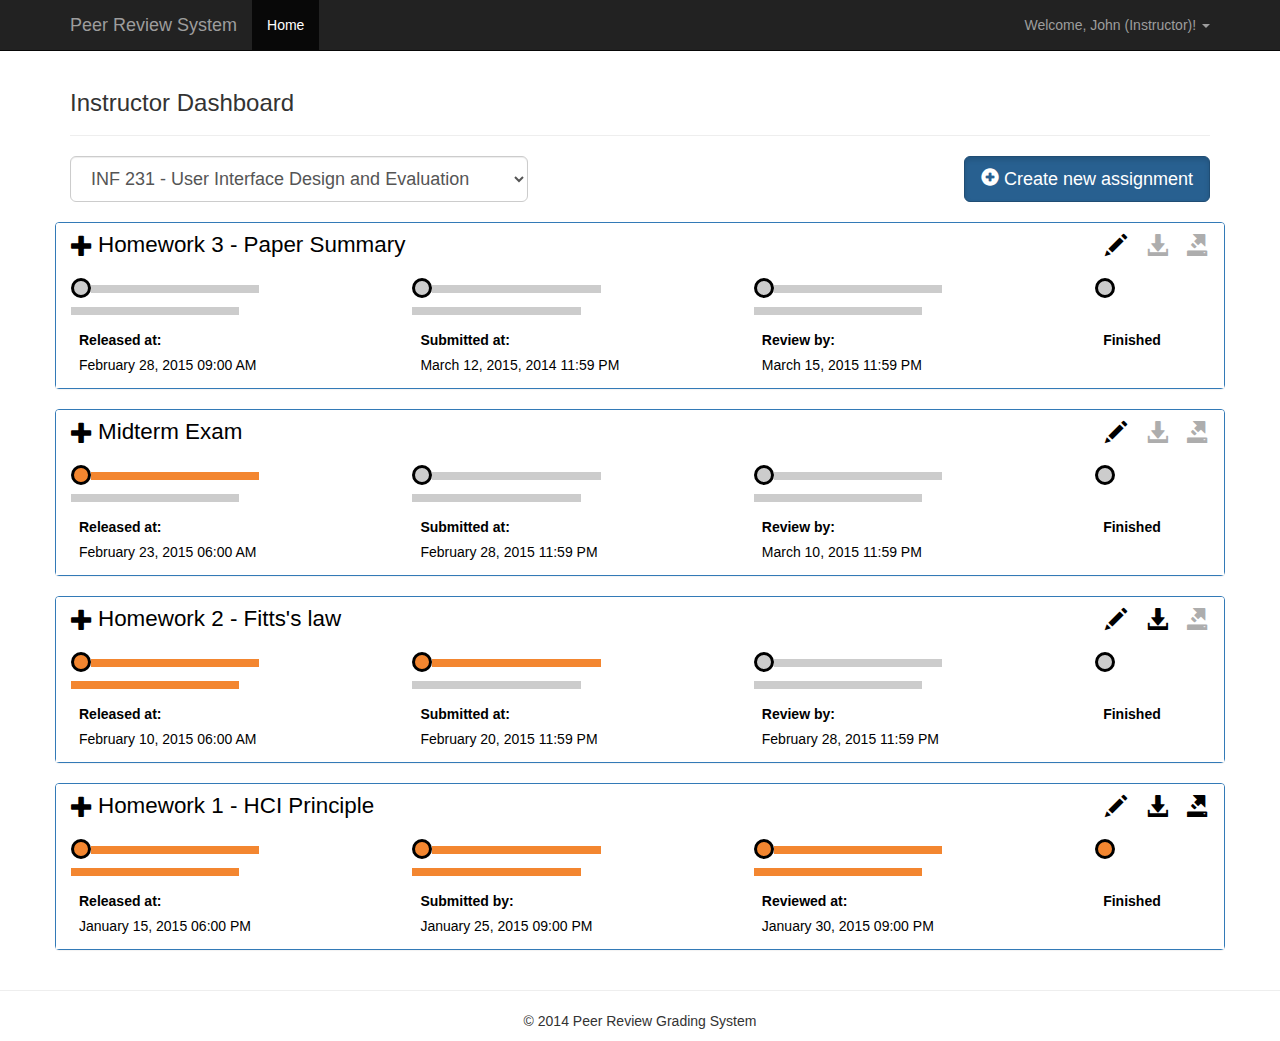
<file: instructor-dashboard.html>
<!DOCTYPE html>
<html lang="en">

<head>
<meta charset="utf-8">
<meta name="viewport" content="width=device-width, initial-scale=1.0">
<meta name="description" content="">
<meta name="author" content="">
<link rel="shortcut icon" href="../../assets/ico/favicon.png">
<title>Instructor Dashboard</title>
<link
	href="https://netdna.bootstrapcdn.com/bootstrap/3.0.0/css/bootstrap.min.css"
	rel="stylesheet">
<link href="css/instructor-dashboard.css" rel="stylesheet">
<link href="css/share.css" rel="stylesheet">
<link href="css/bootstrap-clockpicker.min.css" rel="stylesheet">
<link href="css/datepicker.css" rel="stylesheet">
</head>

<body>
	<div class="navbar navbar-inverse navbar-fixed-top">
		<div class="container">
			<div class="navbar-header">
				<button type="button" class="navbar-toggle" data-toggle="collapse"
					data-target=".navbar-collapse">
					<span class="icon-bar"></span> <span class="icon-bar"></span> <span
						class="icon-bar"></span>
				</button>
				<a class="navbar-brand" href="instructor-dashboard.html" target="">Peer Review
					System</a>
			</div>
			<div class="collapse navbar-collapse">
				<ul class="nav navbar-nav">
					<li class="active"><a href="instructor-dashboard.html">Home</a></li>
				</ul>
	      <ul class="nav navbar-nav navbar-right">
	        <li class="dropdown">
	          <a href="#" class="dropdown-toggle" data-toggle="dropdown" role="button" aria-expanded="false">Welcome, John (Instructor)! <span class="caret"></span></a>
	          <ul class="dropdown-menu" role="menu">
	            <li><a href="#">My account</a></li>
	            <li><a href="#">Help</a></li>
	            <li class="divider"></li>
	            <li><a href="index.html">Log out</a></li>
	          </ul>
	        </li>
	      </ul>
			</div>
			<!--/.nav-collapse -->
		</div>
	</div>
	<div class="container">
		<div class="page-header">
			<h3>Instructor Dashboard</h3>
		</div>
		<div class="row" id="area-main-tools">
			<div class="col-md-5">
				<select class="form-control input-lg">
				  <option>INF 231 - User Interface Design and Evaluation</option>
				  <option>INF 233 - Knowledge Base User Interface</option>
				  <option>INF 241 - Introduction to Ubiquitous Computing</option>
				</select>
			</div>
			<div class="col-md-4 col-md-offset-3">
				<a href="instructor-new-assignment.html" class="btn btn-primary btn-lg active"
					 id="btn-new-assignment" role="button">
					<span	class="glyphicon glyphicon-plus-sign"></span>
					Create new assignment
				</a>
			</div>
		</div>
		<div class="row">
			<div class="panel panel-primary" id="assignment-0">
				<div class="panel-heading">
					<div class="panel-top-bar">
						<a class="black">
							<h3 class="panel-title zone-instructor-toggle" title="Show/Hide the assignment details" style="cursor: pointer">
								<span class="glyphicon glyphicon-plus toggle-icon"></span>
								<span class="assignment-title-static">Homework 3 - Paper Summary</span>
								<div class="col-md-10 assignment-title-form hide">
										<input type="text" class="form-control input-lg" placeholder="Title of the assignment">
								</div>
							</h3>
						</a>
						<div class="panel-icon-group">
							<a class="black"><span class="glyphicon glyphicon-pencil function-icon" title="Edit this assignment" id="0" 
								 style="cursor: pointer"></span></a>
							<span class="glyphicon glyphicon-download-alt function-icon grey"
								 title="Download Sumiitted Assignments" id="0"></span>
							<span	class="glyphicon glyphicon-export function-icon grey"
										title="Export peer grade data" id="0"></span>
						</div>
					</div>
					<form action="">
						<table id="assignment-main-desc" class="table">
							<tbody>
								<tr class="assignment-timeline">
									<td style="width:30%;">
										<div class="circleBase circleType1"></div>
										<div class="lineBase lineType1"></div>
										<div class="lineBase lineType1"></div>
									</td>
									<td style="width:30%;">
										<div class="circleBase circleType1"></div>
										<div class="lineBase lineType1"></div>
										<div class="lineBase lineType1"></div>
									</td>
									<td style="width:30%;">
										<div class="circleBase circleType1"></div>
										<div class="lineBase lineType1"></div>
										<div class="lineBase lineType1"></div>
									</td>
									<td style="width:10%;">
										<div class="circleBase circleType1"></div>
									</td>
								</tr>
								<tr>
									<td>
										<label>Released at:</label>
										<br>
										<span class="release_date_0">February 28, 2015 09:00 AM</span>
										<span>
											<div class="hide input-append date col-lg-6"
												data-date-format="mm-dd-yyyy" id="realease_date_picker_0">
												<input class="form-control span2 rdp0" size="16" type="text">
												<span class="add-on"><i class="icon-th"></i></span>
											</div>
											<div class="hide input-group clockpicker col-lg-6 rcp0"
												data-autoclose="true" id="realease_clock_picker_0">
												<input type="text" class="form-control span2 clock-value">
												<span class="input-group-addon"> <span
													class="glyphicon glyphicon-time"></span>
												</span>
											</div>
										</span>
									</td>
									<td>
										<label>Submitted at:</label>
										<br>
										<span class="submission_date_0">March 12, 2015, 2014 11:59 PM</span>
										<span>
											<div class="hide input-append date col-lg-6"
												data-date-format="mm-dd-yyyy" id="submission_date_picker_0">
												<input class="form-control span2 sdp0" size="16" type="text">
												<span class="add-on"><i class="icon-th"></i></span>
											</div>
											<div class="hide input-group clockpicker col-lg-6 scp0"
												data-autoclose="true" id="submission_clock_picker_0">
												<input type="text" class="form-control span2 clock-value">
												<span class="input-group-addon">
													<span class="glyphicon glyphicon-time"></span>
												</span>
											</div>
										</span>
									</td>
									<td>
										<label>Review by:</label>
										<br>
										<span class="grading_date_0">March 15, 2015 11:59 PM</span>
										<span>
											<div class="hide input-append date col-lg-6"
												data-date-format="mm-dd-yyyy" id="grading_date_picker_0">
												<input class="form-control span2 gdp0" size="16" type="text">
												<span class="add-on"><i class="icon-th"></i></span>
											</div>
											<div class="hide input-group clockpicker col-lg-6 gcp0"
												data-autoclose="true" id="grading_clock_picker_0">
												<input type="text" class="form-control span2 clock-value">
												<span class="input-group-addon"> <span
													class="glyphicon glyphicon-time"></span>
												</span>
											</div>
										</span>
									</td>
									<td>
										<label>Finished</label>
									</td>
								</tr>
							</tbody>
						</table>
					</form>
				</div>
				<div class="panel-body assignment-body" id="assignment-body-0" hidden="hidden">
					<table class="table assignment-body-desc">
						<tbody>
							<tr>
								<td class="assignment-detail-label">
									<label>Maximum score:</label>
								</td>
								<td>
									<span class="max-score-static">100</span>
									<div class="col-md-2 max-score-form hide">
											<input type="text" class="form-control" placeholder="Maximum score">
									</div>
								</td>
							</tr>
							<tr>
								<td><label>Number of peer graders:</label></td>
								<td>
									<span class="peer-graders-number-static">3</span>
									<div class="col-md-2 peer-graders-number-form hide">
										<select class="form-control">
										  <option>1</option>
										  <option>2</option>
										  <option>3</option>
										  <option>4</option>
										  <option>5</option>
										</select>
									</div>
								</td>
							</tr>
							<tr>
								<td><label>Assignment instructions:</label></td>
								<td>
									<span class="instructions-static">Give examples of future HCI techniques/technologies.<br>Justify the answer.</span>
									<div class="col-md-8 instructions-form hide">
										<textarea class="form-control" rows="5"></textarea>
									</div>
								</td>
							</tr>
							<tr>
								<td><label>Review guidelines:</label></td>
								<td>
									<span class="guidelines-static">If there are 1 example, minus 10 points.<br>If there are 2 - 3 examples, minus 5 points.<br>Other than this, give the score based from their reasons.</span>
									<div class="col-md-8 guidelines-form hide">
										<textarea class="form-control" rows="5"></textarea>
									</div>
								</td>
							</tr>
						</tbody>
					</table>
					<div class="row submit-button-zone">
						<div align="center" id="submitTable-0" class="col-md-4 col-md-offset-4"></div>
						<div class="col-md-4" align="right">
							<button type="button" class="btn btn-link btn-delete-assignment" style="display:none;" data-toggle="modal" data-target="#deleteConfirmModal_0">(Delete this assignment)</button>
						</div>

						<div class="modal fade" id="deleteConfirmModal_0" tabindex="-1" role="dialog" aria-labelledby="deleteConfirmModal_0" aria-hidden="true">
						  <div class="modal-dialog">
						    <div class="modal-content">
						      <div class="modal-header">
						        <button type="button" class="close" data-dismiss="modal"><span aria-hidden="true">&times;</span><span class="sr-only">Close</span></button>
						        <h4 class="modal-title">Do you want to permanently delete "Homework 3 - Paper Summary"?</h4>
						      </div>
						      <div class="modal-body">
						        <button type="button" class="btn btn-default" data-dismiss="modal">Keep it</button>
						        <div style="display:inline-block;width:40px;"></div>
						        <button type="button" class="btn btn-danger btn-permanetly-delete-assignment">Delete</button>
						      </div>
						    </div><!-- /.modal-content -->
						  </div><!-- /.modal-dialog -->
						</div><!-- /.modal -->
					</div>
				</div>
			</div>
		</div>
    <div class="row">
      <div class="panel panel-primary" id="assignment-2">
        <div class="panel-heading">
          <div class="panel-top-bar">
            <a class="black">
              <h3 class="panel-title zone-instructor-toggle" title="Show/Hide the assignment details" style="cursor: pointer">
                <span class="glyphicon glyphicon-plus toggle-icon"></span>
                <span class="assignment-title-static">Midterm Exam</span>
                <div class="col-md-10 assignment-title-form hide">
                    <input type="text" class="form-control input-lg" placeholder="Title of the assignment">
                </div>
              </h3>
            </a>
            <div class="panel-icon-group">
              <a class="black"><span class="glyphicon glyphicon-pencil function-icon" title="Edit this assignment" id="2" 
                 style="cursor: pointer"></span></a>
              <span class="glyphicon glyphicon-download-alt function-icon grey"
                 title="Download Sumiitted Assignments" id="2"></span>
              <span class="glyphicon glyphicon-export function-icon grey"
                    title="Export peer grade data" id="2"></span>
            </div>
          </div>
          <form action="">
            <table id="assignment-main-desc" class="table">
              <tbody>
                <tr class="assignment-timeline">
                  <td style="width:30%;">
                    <div class="circleBase circleType2"></div>
                    <div class="lineBase lineType2"></div>
                    <div class="lineBase lineType1"></div>
                  </td>
                  <td style="width:30%;">
                    <div class="circleBase circleType1"></div>
                    <div class="lineBase lineType1"></div>
                    <div class="lineBase lineType1"></div>
                  </td>
                  <td style="width:30%;">
                    <div class="circleBase circleType1"></div>
                    <div class="lineBase lineType1"></div>
                    <div class="lineBase lineType1"></div>
                  </td>
                  <td style="width:10%;">
                    <div class="circleBase circleType1"></div>
                  </td>
                </tr>
                <tr>
                  <td>
                    <label>Released at:</label>
                    <br>
                    <span class="release_date_2">February 23, 2015 06:00 AM</span>
                    <span>
                      <div class="hide input-append date col-lg-6"
                        data-date-format="mm-dd-yyyy" id="realease_date_picker_2">
                        <input class="form-control span2 rdp2" size="16" type="text">
                        <span class="add-on"><i class="icon-th"></i></span>
                      </div>
                      <div class="hide input-group clockpicker col-lg-6 rcp2"
                        data-autoclose="true" id="realease_clock_picker_2">
                        <input type="text" class="form-control span2 clock-value">
                        <span class="input-group-addon"> <span
                          class="glyphicon glyphicon-time"></span>
                        </span>
                      </div>
                    </span>
                  </td>
                  <td>
                    <label>Submitted at:</label>
                    <br>
                    <span class="submission_date_2">February 28, 2015 11:59 PM</span>
                    <span>
                      <div class="hide input-append date col-lg-6"
                        data-date-format="mm-dd-yyyy" id="submission_date_picker_2">
                        <input class="form-control span2 sdp2" size="16" type="text">
                        <span class="add-on"><i class="icon-th"></i></span>
                      </div>
                      <div class="hide input-group clockpicker col-lg-6 scp2"
                        data-autoclose="true" id="submission_clock_picker_2">
                        <input type="text" class="form-control span2 clock-value">
                        <span class="input-group-addon">
                          <span class="glyphicon glyphicon-time"></span>
                        </span>
                      </div>
                    </span>
                  </td>
                  <td>
                    <label>Review by:</label>
                    <br>
                    <span class="grading_date_2">March 10, 2015 11:59 PM</span>
                    <span>
                      <div class="hide input-append date col-lg-6"
                        data-date-format="mm-dd-yyyy" id="grading_date_picker_2">
                        <input class="form-control span2 gdp2" size="16" type="text">
                        <span class="add-on"><i class="icon-th"></i></span>
                      </div>
                      <div class="hide input-group clockpicker col-lg-6 gcp2"
                        data-autoclose="true" id="grading_clock_picker_2">
                        <input type="text" class="form-control span2 clock-value">
                        <span class="input-group-addon"> <span
                          class="glyphicon glyphicon-time"></span>
                        </span>
                      </div>
                    </span>
                  </td>
                  <td>
                    <label>Finished</label>
                  </td>
                </tr>
              </tbody>
            </table>
          </form>
        </div>
        <div class="panel-body assignment-body" id="assignment-body-2" hidden="hidden">
          <table class="table assignment-body-desc">
            <tbody>
              <tr>
                <td class="assignment-detail-label">
                  <label>Maximum score:</label>
                </td>
                <td>
                  <span class="max-score-static">100</span>
                  <div class="col-md-2 max-score-form hide">
                      <input type="text" class="form-control" placeholder="Maximum score">
                  </div>
                </td>
              </tr>
              <tr>
                <td><label>Number of peer graders:</label></td>
                <td>
                  <span class="peer-graders-number-static">3</span>
                  <div class="col-md-2 peer-graders-number-form hide">
                    <select class="form-control">
                      <option>1</option>
                      <option>2</option>
                      <option>3</option>
                      <option>4</option>
                      <option>5</option>
                    </select>
                  </div>
                </td>
              </tr>
              <tr>
                <td><label>Assignment instructions:</label></td>
                <td>
                  <span class="instructions-static">Give examples of future HCI techniques/technologies.<br>Justify the answer.</span>
                  <div class="col-md-8 instructions-form hide">
                    <textarea class="form-control" rows="5"></textarea>
                  </div>
                </td>
              </tr>
              <tr>
                <td><label>Review guidelines:</label></td>
                <td>
                  <span class="guidelines-static">If there are 1 example, minus 10 points.<br>If there are 2 - 3 examples, minus 5 points.<br>Other than this, give the score based from their reasons.</span>
                  <div class="col-md-8 guidelines-form hide">
                    <textarea class="form-control" rows="5"></textarea>
                  </div>
                </td>
              </tr>
            </tbody>
          </table>
          <div class="row submit-button-zone">
            <div align="center" id="submitTable-2" class="col-md-4 col-md-offset-4"></div>
            <div class="col-md-4" align="right">
              <button type="button" class="btn btn-link btn-delete-assignment" style="display:none;" data-toggle="modal" data-target="#deleteConfirmModal_2">(Delete this assignment)</button>
            </div>

            <div class="modal fade" id="deleteConfirmModal_2" tabindex="-1" role="dialog" aria-labelledby="deleteConfirmModal_2" aria-hidden="true">
              <div class="modal-dialog">
                <div class="modal-content">
                  <div class="modal-header">
                    <button type="button" class="close" data-dismiss="modal"><span aria-hidden="true">&times;</span><span class="sr-only">Close</span></button>
                    <h4 class="modal-title">Do you want to permanently delete "Midterm Exam"?</h4>
                  </div>
                  <div class="modal-body">
                    <button type="button" class="btn btn-default" data-dismiss="modal">Keep it</button>
                    <div style="display:inline-block;width:40px;"></div>
                    <button type="button" class="btn btn-danger btn-permanetly-delete-assignment">Delete</button>
                  </div>
                </div><!-- /.modal-content -->
              </div><!-- /.modal-dialog -->
            </div><!-- /.modal -->
          </div>
        </div>
      </div>
    </div>
    <div class="row">
      <div class="panel panel-primary" id="assignment-3">
        <div class="panel-heading">
          <div class="panel-top-bar">
            <a class="black">
              <h3 class="panel-title zone-instructor-toggle" title="Show/Hide the assignment details" style="cursor: pointer">
                <span class="glyphicon glyphicon-plus toggle-icon"></span>
                <span class="assignment-title-static">Homework 2 - Fitts's law</span>
                <div class="col-md-10 assignment-title-form hide">
                    <input type="text" class="form-control input-lg" placeholder="Title of the assignment">
                </div>
              </h3>
            </a>
            <div class="panel-icon-group">
              <a class="black"><span class="glyphicon glyphicon-pencil function-icon" title="Edit this assignment" id="3" 
                 style="cursor: pointer"></span></a>
              <a class="black" href="files/assignments.zip"><span class="glyphicon glyphicon-download-alt function-icon"
                 title="Download Sumiitted Assignments" id="3"></span></a>
              <span class="glyphicon glyphicon-export function-icon grey"
                    title="Export peer grade data" id="3"></span>
            </div>
          </div>
          <form action="">
            <table id="assignment-main-desc" class="table">
              <tbody>
                <tr class="assignment-timeline">
                  <td style="width:30%;">
                    <div class="circleBase circleType2"></div>
                    <div class="lineBase lineType2"></div>
                    <div class="lineBase lineType2"></div>
                  </td>
                  <td style="width:30%;">
                    <div class="circleBase circleType2"></div>
                    <div class="lineBase lineType2"></div>
                    <div class="lineBase lineType1"></div>
                  </td>
                  <td style="width:30%;">
                    <div class="circleBase circleType1"></div>
                    <div class="lineBase lineType1"></div>
                    <div class="lineBase lineType1"></div>
                  </td>
                  <td style="width:10%;">
                    <div class="circleBase circleType1"></div>
                  </td>
                </tr>
                <tr>
                  <td>
                    <label>Released at:</label>
                    <br>
                    <span class="release_date_3">February 10, 2015 06:00 AM</span>
                    <span>
                      <div class="hide input-append date col-lg-6"
                        data-date-format="mm-dd-yyyy" id="realease_date_picker_3">
                        <input class="form-control span2 rdp3" size="16" type="text">
                        <span class="add-on"><i class="icon-th"></i></span>
                      </div>
                      <div class="hide input-group clockpicker col-lg-6 rcp3"
                        data-autoclose="true" id="realease_clock_picker_3">
                        <input type="text" class="form-control span2 clock-value">
                        <span class="input-group-addon"> <span
                          class="glyphicon glyphicon-time"></span>
                        </span>
                      </div>
                    </span>
                  </td>
                  <td>
                    <label>Submitted at:</label>
                    <br>
                    <span class="submission_date_3">February 20, 2015 11:59 PM</span>
                    <span>
                      <div class="hide input-append date col-lg-6"
                        data-date-format="mm-dd-yyyy" id="submission_date_picker_3">
                        <input class="form-control span2 sdp3" size="16" type="text">
                        <span class="add-on"><i class="icon-th"></i></span>
                      </div>
                      <div class="hide input-group clockpicker col-lg-6 scp3"
                        data-autoclose="true" id="submission_clock_picker_3">
                        <input type="text" class="form-control span2 clock-value">
                        <span class="input-group-addon">
                          <span class="glyphicon glyphicon-time"></span>
                        </span>
                      </div>
                    </span>
                  </td>
                  <td>
                    <label>Review by:</label>
                    <br>
                    <span class="grading_date_3">February 28, 2015 11:59 PM</span>
                    <span>
                      <div class="hide input-append date col-lg-6"
                        data-date-format="mm-dd-yyyy" id="grading_date_picker_3">
                        <input class="form-control span2 gdp3" size="16" type="text">
                        <span class="add-on"><i class="icon-th"></i></span>
                      </div>
                      <div class="hide input-group clockpicker col-lg-6 gcp3"
                        data-autoclose="true" id="grading_clock_picker_3">
                        <input type="text" class="form-control span2 clock-value">
                        <span class="input-group-addon"> <span
                          class="glyphicon glyphicon-time"></span>
                        </span>
                      </div>
                    </span>
                  </td>
                  <td>
                    <label>Finished</label>
                  </td>
                </tr>
              </tbody>
            </table>
          </form>
        </div>
        <div class="panel-body assignment-body" id="assignment-body-3" hidden="hidden">
          <table class="table assignment-body-desc">
            <tbody>
              <tr>
                <td class="assignment-detail-label">
                  <label>Maximum score:</label>
                </td>
                <td>
                  <span class="max-score-static">100</span>
                  <div class="col-md-2 max-score-form hide">
                      <input type="text" class="form-control" placeholder="Maximum score">
                  </div>
                </td>
              </tr>
              <tr>
                <td><label>Number of peer graders:</label></td>
                <td>
                  <span class="peer-graders-number-static">3</span>
                  <div class="col-md-2 peer-graders-number-form hide">
                    <select class="form-control">
                      <option>1</option>
                      <option>2</option>
                      <option>3</option>
                      <option>4</option>
                      <option>5</option>
                    </select>
                  </div>
                </td>
              </tr>
              <tr>
                <td><label>Assignment instructions:</label></td>
                <td>
                  <span class="instructions-static">Give examples of future HCI techniques/technologies.<br>Justify the answer.</span>
                  <div class="col-md-8 instructions-form hide">
                    <textarea class="form-control" rows="5"></textarea>
                  </div>
                </td>
              </tr>
              <tr>
                <td><label>Review guidelines:</label></td>
                <td>
                  <span class="guidelines-static">If there are 1 example, minus 10 points.<br>If there are 2 - 3 examples, minus 5 points.<br>Other than this, give the score based from their reasons.</span>
                  <div class="col-md-8 guidelines-form hide">
                    <textarea class="form-control" rows="5"></textarea>
                  </div>
                </td>
              </tr>
            </tbody>
          </table>
          <div class="row submit-button-zone">
            <div align="center" id="submitTable-3" class="col-md-4 col-md-offset-4"></div>
            <div class="col-md-4" align="right">
              <button type="button" class="btn btn-link btn-delete-assignment" style="display:none;" data-toggle="modal" data-target="#deleteConfirmModal_3">(Delete this assignment)</button>
            </div>

            <div class="modal fade" id="deleteConfirmModal_3" tabindex="-1" role="dialog" aria-labelledby="deleteConfirmModal_3" aria-hidden="true">
              <div class="modal-dialog">
                <div class="modal-content">
                  <div class="modal-header">
                    <button type="button" class="close" data-dismiss="modal"><span aria-hidden="true">&times;</span><span class="sr-only">Close</span></button>
                    <h4 class="modal-title">Do you want to permanently delete "Homework 2 - Fitts's law"?</h4>
                  </div>
                  <div class="modal-body">
                    <button type="button" class="btn btn-default" data-dismiss="modal">Keep it</button>
                    <div style="display:inline-block;width:40px;"></div>
                    <button type="button" class="btn btn-danger btn-permanetly-delete-assignment">Delete</button>
                  </div>
                </div><!-- /.modal-content -->
              </div><!-- /.modal-dialog -->
            </div><!-- /.modal -->
          </div>
        </div>
      </div>
    </div>
		<div class="row">
			<div class="panel panel-primary" id="assignment-4">
				<div class="panel-heading">
					<div class="panel-top-bar">
						<a class="black">
							<h3 class="panel-title zone-instructor-toggle" title="Show/Hide the assignment details" style="cursor: pointer">
								<span class="glyphicon glyphicon-plus toggle-icon"></span>
								<span class="assignment-title-static">Homework 1 - HCI Principle</span>
								<div class="col-md-10 assignment-title-form hide">
										<input type="text" class="form-control input-lg" placeholder="Title of the assignment">
								</div>
							</h3>
						</a>
						<div class="panel-icon-group">
							<a class="black"><span class="glyphicon glyphicon-pencil function-icon" title="Edit this assignment" id="4" 
								 style="cursor: pointer"></span></a>
							<a class="black" href="files/assignments.zip"><span class="glyphicon glyphicon-download-alt function-icon"
								 title="Download Sumiitted Assignments" id="4"></span></a>
							<a class="black" href="files/peer-grades.csv"><span	class="glyphicon glyphicon-export function-icon"
								 title="Export peer grade data" id="4"></span></a>
						</div>
					</div>
					<form action="">
						<table id="assignment-main-desc" class="table">
							<tbody>
								<tr class="assignment-timeline">
									<td style="width:30%;">
										<div class="circleBase circleType2"></div>
										<div class="lineBase lineType2"></div>
										<div class="lineBase lineType2"></div>
									</td>
									<td style="width:30%;">
										<div class="circleBase circleType2"></div>
										<div class="lineBase lineType2"></div>
										<div class="lineBase lineType2"></div>
									</td>
									<td style="width:30%;">
										<div class="circleBase circleType2"></div>
										<div class="lineBase lineType2"></div>
										<div class="lineBase lineType2"></div>
									</td>
									<td style="width:10%;">
										<div class="circleBase circleType2"></div>
									</td>
								</tr>
								<tr>
									<td>
										<label>Released at:</label>
										<br>
										<span class="release_date_4">January 15, 2015 06:00 PM</span>
										<span>
											<div class="hide input-append date col-lg-6"
												data-date-format="mm-dd-yyyy" id="realease_date_picker_4">
												<input class="form-control span2 rdp4" size="16" type="text">
												<span class="add-on"><i class="icon-th"></i></span>
											</div>
											<div class="hide input-group clockpicker col-lg-6 rcp4"
												data-autoclose="true" id="realease_clock_picker_4">
												<input type="text" class="form-control span2 clock-value">
												<span class="input-group-addon">
													<span class="glyphicon glyphicon-time"></span>
												</span>
											</div>
										</span>
									</td>
									<td>
										<label>Submitted by:</label>
										<br>
										<span class="submission_date_4">January 25, 2015 09:00 PM</span>
										<span>
											<div class="hide input-append date col-lg-6"
												data-date-format="mm-dd-yyyy" id="submission_date_picker_4">
												<input class="form-control span2 sdp4" size="16" type="text">
												<span class="add-on"><i	class="icon-th"></i></span>
											</div>
											<div class="hide input-group clockpicker col-lg-6 scp4"
												data-autoclose="true" id="submission_clock_picker_4">
												<input type="text" class="form-control span2 clock-value">
												<span class="input-group-addon">
													<span class="glyphicon glyphicon-time"></span>
												</span>
											</div>
										</span>
									</td>
									<td>
										<label>Reviewed at:</label>
										<br>
										<span class="grading_date_4"> January 30, 2015 09:00 PM</span>
										<span>
											<div class="hide input-append date col-lg-6"
												data-date-format="mm-dd-yyyy" id="grading_date_picker_4">
												<input class="form-control span2 gdp4" size="16" type="text">
												<span class="add-on"><i class="icon-th"></i></span>
											</div>
											<div class="hide input-group clockpicker col-lg-6 gcp4"
												data-autoclose="true" id="grading_clock_picker_4">
												<input type="text" class="form-control span2 clock-value">
												<span class="input-group-addon">
													<span class="glyphicon glyphicon-time gcp1"></span>
												</span>
											</div>
										</span>
									</td>
									<td>
										<label>Finished</label>
									</td>
								</tr>
							</tbody>
						</table>
					</form>
				</div>
				<div class="panel-body assignment-body" id="assignment-body-4" hidden="hidden">
					<table class="table assignment-body-desc">
						<tbody>
							<tr>
								<td class="assignment-detail-label">
									<label>Maximum score:</label>
								</td>
								<td>
									<span class="max-score-static">100</span>
									<div class="col-md-2 max-score-form hide">
											<input type="text" class="form-control" placeholder="Maximum score">
									</div>
								</td>
							</tr>
							<tr>
								<td><label>Number of peer graders:</label></td>
								<td>
									<span class="peer-graders-number-static">5</span>
									<div class="col-md-2 peer-graders-number-form hide">
										<select class="form-control">
										  <option>1</option>
										  <option>2</option>
										  <option>3</option>
										  <option>4</option>
										  <option>5</option>
										</select>
									</div>
								</td>
							</tr>
							<tr>
								<td><label>Assignment instructions:</label></td>
								<td>
									<span class="instructions-static">You have to state the process for any usability testing.<br>Justify your answer.</span>
									<div class="col-md-8 instructions-form hide">
										<textarea class="form-control" rows="5"></textarea>
									</div>
								</td>
							</tr>
							<tr>
								<td><label>Review guidelines:</label></td>
								<td>
									<span class="guidelines-static">For students who state the cognitive walkthrough, you should give a full score.<br>Otherwise, zero points.</span>
									<div class="col-md-8 guidelines-form hide">
										<textarea class="form-control" rows="5"></textarea>
									</div>
								</td>
							</tr>
						</tbody>
					</table>
					<div class="row submit-button-zone">
						<div align="center" id="submitTable-4" class="col-md-4 col-md-offset-4"></div>
						<div class="col-md-4" align="right">
							<button type="button" class="btn btn-link btn-delete-assignment" style="display:none;" data-toggle="modal" data-target="#deleteConfirmModal_4">(Delete this assignment)</button>
						</div>

						<div class="modal fade" id="deleteConfirmModal_4" tabindex="-1" role="dialog" aria-labelledby="deleteConfirmModal_4" aria-hidden="true">
						  <div class="modal-dialog">
						    <div class="modal-content">
						      <div class="modal-header">
						        <button type="button" class="close" data-dismiss="modal"><span aria-hidden="true">&times;</span><span class="sr-only">Close</span></button>
						        <h4 class="modal-title">Do you want to permanently delete "Homework 1 - HCI Principle"?</h4>
						      </div>
						      <div class="modal-body">
						        <button type="button" class="btn btn-default" data-dismiss="modal">Keep it</button>
						        <div style="display:inline-block;width:40px;"></div>
						        <button type="button" class="btn btn-danger btn-permanetly-delete-assignment">Delete</button>
						      </div>
						    </div><!-- /.modal-content -->
						  </div><!-- /.modal-dialog -->
						</div><!-- /.modal -->
					</div>
				</div>
			</div>
		</div>
	</div>
	<!-- /.container -->
	<footer class="web-footer">
		<hr>
		<p class="text-center">© 2014 Peer Review Grading System</p>
	</footer>
	<script
		src="https://ajax.googleapis.com/ajax/libs/jquery/1.10.2/jquery.min.js"></script>
	<script
		src="https://netdna.bootstrapcdn.com/bootstrap/3.0.0/js/bootstrap.min.js"></script>
	<script src="js/instructor-dashboard.js"></script>
	<script src="js/bootstrap-clockpicker.min.js"></script>
	<script src="js/bootstrap-datepicker.js"></script>
</body>

</html>
</file>
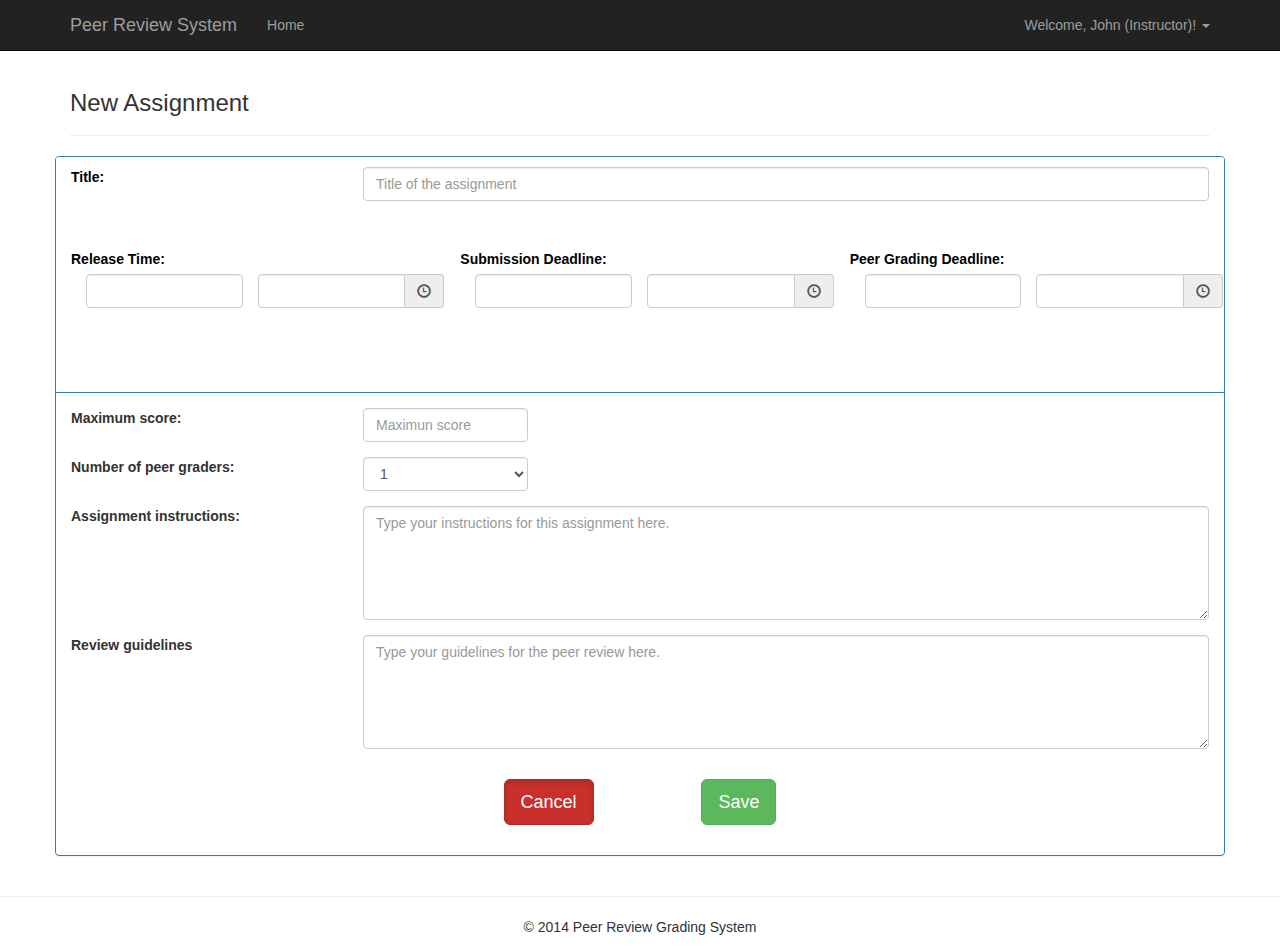
<file: instructor-new-assignment.html>
<!DOCTYPE html>
<html lang="en">

<head>
  <meta charset="utf-8">
  <meta name="viewport" content="width=device-width, initial-scale=1.0">
  <meta name="description" content="">
  <meta name="author" content="">
  <link rel="shortcut icon" href="../../assets/ico/favicon.png">
  <title>
    Starter Template for Bootstrap
  </title>
  <link href="https://netdna.bootstrapcdn.com/bootstrap/3.0.0/css/bootstrap.min.css"
  rel="stylesheet">
  
  <link href="css/instructor-new-assignment.css" rel="stylesheet">
  <link href="css/bootstrap-clockpicker.min.css" rel="stylesheet">
  <link href="css/datepicker.css" rel="stylesheet">
</head>

<body>
  <div class="navbar navbar-inverse navbar-fixed-top">
    <div class="container">
      <div class="navbar-header">
        <button type="button" class="navbar-toggle" data-toggle="collapse" data-target=".navbar-collapse">
          <span class="icon-bar"></span>
          <span class="icon-bar"></span>
          <span class="icon-bar"></span>
        </button>
        <a class="navbar-brand" href="instructor-dashboard.html" target="">Peer Review System</a>
      </div>
      <div class="collapse navbar-collapse">
        <ul class="nav navbar-nav">
          <li><a href="instructor-dashboard.html">Home</a></li>
        </ul>
        <ul class="nav navbar-nav navbar-right">
          <li class="dropdown">
            <a href="#" class="dropdown-toggle" data-toggle="dropdown" role="button" aria-expanded="false">Welcome, John (Instructor)! <span class="caret"></span></a>
            <ul class="dropdown-menu" role="menu">
              <li><a href="#">My account</a></li>
              <li><a href="#">Help</a></li>
              <li class="divider"></li>
              <li><a href="index.html">Log out</a></li>
            </ul>
          </li>
        </ul>
      </div>
      <!--/.nav-collapse -->
    </div>
  </div>
  <div class="container">
    <div class="page-header">
      <h3>
        New Assignment
      </h3>
    </div>
    <div class="row">
      <div class="panel panel-primary">
        <div class="panel-heading" id="assignment-1">
          <div class="form-group">
            <div class="row" style="margin-bottom:30px;">
              <label for="newassignmentTitle" class="col-sm-3 control-label">
                Title:
              </label>
              <div class="col-sm-9">
                <input type="text" class="form-control" id="newassignmentTitle" placeholder="Title of the assignment">
              </div>
            </div>
            <div class="row" style="margin-bottom:30px;">
              <table id="assignment-new-area" class="table" style="margin-left:7px;">
                <tbody>
                  <tr>
                    <td>
                      <label>
                        Release Time:
                      </label>
                      <br>
                      <span>
                        <div class="hide input-append date col-lg-6"  data-date-format="mm-dd-yyyy" id="realease_date_picker">
                          <!-- rdp0 for "release_date_picker_0" -->
                          <input class="form-control span2 rdp" size="16" type="text">
                          <span class="add-on"><i class="icon-th"></i></span>
                        </div>
                        <div class="hide input-group clockpicker col-lg-6 rcp" data-autoclose="true" id="realease_clock_picker">
                          <input type="text" class="form-control span2">
                          <span class="input-group-addon">
                            <span class="glyphicon glyphicon-time"></span>
                          </span>
                        </div>
                      </span>
                    </td>
                    <td>
                      <label>
                        Submission Deadline:
                      </label>
                      <br>
                      <span>
                        <div class="hide input-append date col-lg-6"  data-date-format="mm-dd-yyyy" id="submission_date_picker">
                          <input class="form-control span2 sdp" size="16" value type="text">
                          <span class="add-on"><i class="icon-th"></i></span>
                        </div>
                        <div class="hide input-group clockpicker col-lg-6 scp" data-autoclose="true" id="submission_clock_picker">
                          <input type="text" class="form-control span2" >
                          <span class="input-group-addon">
                            <span class="glyphicon glyphicon-time"></span>
                          </span>
                        </div>
                      </span>
                    </td>
                    <td>
                      <label>
                        Peer Grading Deadline:
                      </label>
                      <br>
                      <span>
                        <div class="hide input-append date col-lg-6"  data-date-format="mm-dd-yyyy" id="grading_date_picker">
                          <input class="form-control span2 gdp" size="16" value type="text">
                          <span class="add-on"><i class="icon-th"></i></span>
                        </div>
                        <div class="hide input-group clockpicker col-lg-6 gcp" data-autoclose="true" id="grading_clock_picker">
                          <input type="text" class="form-control span2">
                          <span class="input-group-addon">
                            <span class="glyphicon glyphicon-time"></span>
                          </span>
                        </div>
                      </span>
                    </td>
                  </tr>
                </tbody>
              </table>
            </div>
          </div>
        </div>

        <div class="panel-body assignment-body" id="assignment-body-1">
          <div class="form-group row">
            <label for="inputMaximumscore" class="col-sm-3" control-label>
              Maximum score:
            </label>
            <div class="col-sm-2">
              <input type="text" class="form-control" id="inputMaximumScore" placeholder="Maximun score">
            </div>
          </div>

          <div class="form-group row">
            <label for="inputNumberofgraders" class="col-sm-3" control-label>
              Number of peer graders:
            </label>
          
            <div class="col-sm-2 ">
              <select class= "form-control">
                <option>1</option>
                <option>2</option>
                <option>3</option>
                <option>4</option>
                <option>5</option>
              </select>
            </div>
          </div>
          
          <div class="form-group row">
            <label for="inputInstructions" class="col-sm-3" control-label>
              Assignment instructions:
            </label>
            <div class="col-sm-9">
              <textarea class="form-control" id="inputInstructions" placeholder="Type your instructions for this assignment here." rows="5"></textarea>
            </div>
          </div>

           <div class="form-group row">
            <label for="inputGuidelines" class="col-sm-3" control-label>
              Review guidelines
            </label>
            <div class="col-sm-9">
              <textarea class="form-control" id="iinputGuidelines" placeholder="Type your guidelines for the peer review here." rows="5"></textarea>
            </div>
          </div>
        </div>

        <div style="text-align:center;margin-bottom:30px;">
          <a href="instructor-dashboard.html" class="btn btn-danger btn-lg active" id="btn-function-discard" role="button">
            Cancel
          </a>  
          <div style="display:inline-block;width:100px;"></div>            
          <button type="submit" class="btn btn-success btn-lg" id="btn-submit">
            Save
          </button>
        </div>
      </div>
    </div>
  </div>
  <!-- /.container -->
  <footer class="web-footer">
    <hr>
    <p class="text-center">
      © 2014 Peer Review Grading System
    </p>
  </footer>
  <script src="https://ajax.googleapis.com/ajax/libs/jquery/1.10.2/jquery.min.js">
  </script>
  <script src="https://netdna.bootstrapcdn.com/bootstrap/3.0.0/js/bootstrap.min.js">
  </script>
  
  <script src="js/instructor-new-assignment.js"></script>
  <script src="js/instructor-dashboard.js"></script>
  <script src="js/bootstrap-clockpicker.min.js"></script>
  <script src="js/bootstrap-datepicker.js"></script>
</body>

</html>
</file>
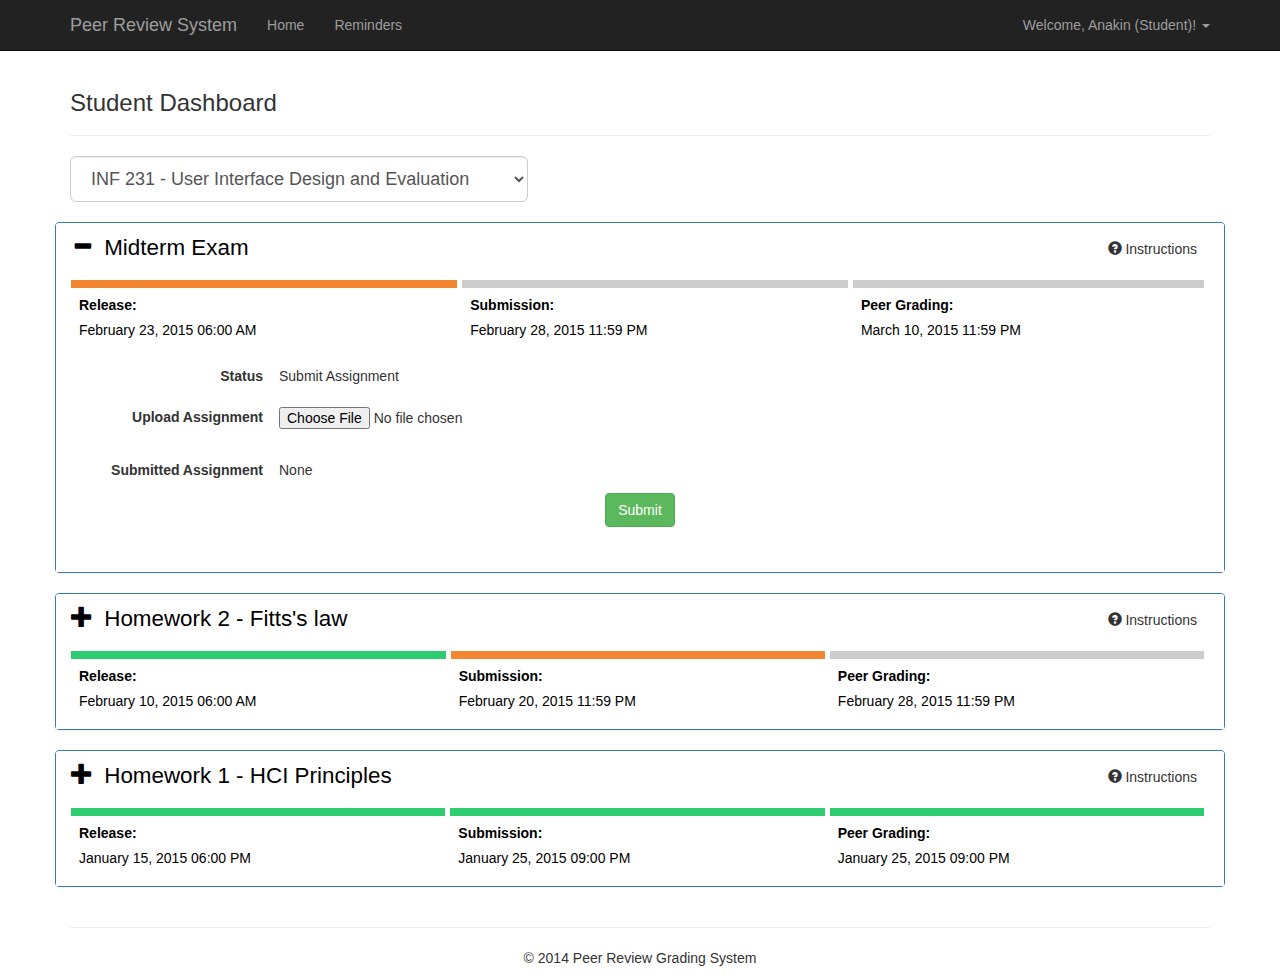
<file: student-dashboard.html>
<!DOCTYPE html>
<html lang="en" style="overflow-y:scroll;">

<head>
  <meta charset="utf-8">
  <meta name="viewport" content="width=device-width, initial-scale=1.0">
  <meta name="description" content="">
  <meta name="author" content="">
  <link rel="shortcut icon" href="../../assets/ico/favicon.png">
  <title>
    Student Dashboard
  </title>
  <link href="https://netdna.bootstrapcdn.com/bootstrap/3.0.0/css/bootstrap.min.css"
  rel="stylesheet">
  <link href="css/student-dashboard.css" rel="stylesheet">
  <link href="css/share.css" rel="stylesheet">
  <link href="css/bootstrap-clockpicker.min.css" rel="stylesheet">
  <link href="css/datepicker.css" rel="stylesheet">
</head>

<body>

         <div class="modal fade" id="myReminder" tabindex="-1" role="dialog"
              aria-labelledby="myModalLabel" aria-hidden="true">
              <div class="modal-dialog">
                <div class="modal-content">
                  <div class="modal-header">
                    <button type="button" class="close" data-dismiss="modal">
                      <span aria-hidden="true">&times;</span><span class="sr-only">Close</span>
                    </button>
                    <h4 class="modal-title" id="myModalLabel">Reminder Settings</h4>
                  </div>
                  <div class="modal-body">
          The reminders sent to your e-mail will make sure you will be informed if you have 
          not submitted the assignments/peer grades when the deadline is approaching.
          <br><br> Email: <input type="email" style="width:300px;display:inline-block" class="form-control" placeholder="Email address" required="" autofocus=""></input>
          <div class="checkbox">
        <label>
          <input type="checkbox"> Remind me <b>2 hours</b> before deadlines
        </label>
      </div>
    
    <div class="checkbox">
        <label>
          <input type="checkbox"> Remind me <b>1 day</b> before deadlines
        </label>
      </div>
    
    <div class="checkbox">
        <label>
          <input type="checkbox"> Remind me <b>2 days</b> before deadlines
        </label>
      </div>
  <!-- /input-group -->
          </div>
          
                  <div class="modal-footer">
                    <button type="button" class="btn btn-primary" data-dismiss="modal">Cancel</button>
          <button type="button" class="btn btn-primary" data-dismiss="modal">Save</button>
                  </div>
                </div>
              </div>
            </div>
      
  <div class="navbar navbar-inverse navbar-fixed-top">
    <div class="container">
      <div class="navbar-header">
        <button type="button" class="navbar-toggle" data-toggle="collapse" data-target=".navbar-collapse">
          <span class="icon-bar"></span>
          <span class="icon-bar"></span>
          <span class="icon-bar"></span>
        </button>
        <a class="navbar-brand" href="index.html" target="">Peer Review System</a>
      </div>
      <div class="collapse navbar-collapse">
        <ul class="nav navbar-nav">
          <li>
            <a href="student-dashboard.html">Home</a>
          </li>
          <li>
          </li>
          <li>
            <a href="#" data-toggle="modal"
                data-target="#myReminder">Reminders</a>
          </li>
        </ul>
        <ul class="nav navbar-nav navbar-right">
          <li class="dropdown">
            <a href="#" class="dropdown-toggle" data-toggle="dropdown" role="button" aria-expanded="false">Welcome, Anakin (Student)! <span class="caret"></span></a>
            <ul class="dropdown-menu" role="menu">
              <li><a href="#">My account</a></li>
              <li><a href="#">Help</a></li>
              <li class="divider"></li>
              <li><a href="index.html">Log out</a></li>
            </ul>
          </li>
        </ul>
      </div>
	  
      <!--/.nav-collapse -->
    </div>
  </div>


  <div class="container">
<div class="page-header">
      <h3>Student Dashboard</h3>
    </div>
    <div class="row" id="area-main-tools">
      <div class="col-md-5">
        <select class="form-control input-lg">
          <option>INF 231 - User Interface Design and Evaluation</option>
          <option>INF 233 - Knowledge Base User Interface</option>
          <option>INF 241 - Introduction to Ubiquitous Computing</option>
        </select>
        <br>
      </div>

    </div>
   <div class="row">
    <div class="panel panel-primary">
      <div class="panel-heading" id="assignment-1">
        <div class="panel-top-bar">
          <h3 class="panel-title">
            <span class="glyphicon glyphicon-minus toggle-icon" id="button-instructor-toggle-1"></span>
            Midterm Exam
          </h3>

           <button type="button" class="btn btn-default" style="border:0px; float:right; margin:0px" data-toggle="modal"
                data-target="#myModal-1">
              <span class="glyphicon glyphicon-question-sign" aria-hidden="true" ></span> Instructions
          </button>
          
		  <div class="modal fade" id="myModal-1" tabindex="-1" role="dialog"
              aria-labelledby="myModalLabel" aria-hidden="true">
              <div class="modal-dialog">
                <div class="modal-content">
                  <div class="modal-header">
                    <button type="button" class="close" data-dismiss="modal">
                      <span aria-hidden="true">&times;</span><span class="sr-only">Close</span>
                    </button>
                    <h4 class="modal-title" id="myModalLabel-1">Midterm Exam</h4>
                  </div>
                  <div class="modal-body">
                    <table>
                      <tr>
                <td><label>Assignment instructions:</label></td>
                <td>
                  <span class="instructions-static">You have to state the process for any usability testing.<br>Justify your answer.</span>
                  <div class="col-md-8 instructions-form hide">
                    <textarea class="form-control" rows="5"></textarea>
                  </div>
                </td>
              </tr>
              <tr>
                <td><label>Review guidelines:</label></td>
                <td>
                  <span class="guidelines-static">For students who state the cognitive walkthrough, you should give a full score.<br>Otherwise, zero points.</span>
                  <div class="col-md-8 guidelines-form hide">
                    <textarea class="form-control" rows="5"></textarea>
                  </div>
                </td>
              </tr>
            </table>

                  </div>
                  <div class="modal-footer">
                    <button type="button" class="btn btn-primary" data-dismiss="modal">Dismiss</button>
                  </div>
                </div>
              </div>
            </div>
			
          <table id="assignment-main-desc" class="table">
            <tbody>
              <tr class="assignment-timeline">
                  <td>
                    <div class="lineBase lineType2"></div>
                    <div class="lineBase lineType2"></div>
                  </td>
                  <td>
                    <div class="lineBase lineType1"></div>
                    <div class="lineBase lineType1"></div>
                  </td>
                  <td>
                    <div class="lineBase lineType1"></div>
                    <div class="lineBase lineType1"></div>
                  </td>
              </tr>
              <tr class = "timeline-description">
                <td>
                  <label>
                    Release:
                  </label>
                  <br>
                  <span class="release_date_0">
                    February 23, 2015 06:00 AM 
                  </span>
                  <span>
                    <div class="hide input-append date col-lg-6"  data-date-format="mm-dd-yyyy" id="realease_date_picker_0">
                      <!-- rdp0 for "release_date_picker_0" -->
                      <input class="form-control span2 rdp0" size="16" type="text">
                      <span class="add-on"><i class="icon-th"></i></span>
                    </div>
                    <div class="hide input-group clockpicker col-lg-6 rcp0" data-autoclose="true" id="realease_clock_picker_0">
                      <input type="text" class="form-control span2"  value="11:59">
                      <span class="input-group-addon">
                        <span class="glyphicon glyphicon-time"></span>
                      </span>
                    </div>
                  </span>
                </td>
                <td>
                  <label>
                    Submission:
                  </label>
                  <br>
                  <span class="submission_date_0">
                    February 28, 2015 11:59 PM 
                  </span>
                  <span>
                    <div class="hide input-append date col-lg-6"  data-date-format="mm-dd-yyyy" id="submission_date_picker_0">
                      <input class="form-control span2 sdp0" size="16" value type="text">
                      <span class="add-on"><i class="icon-th"></i></span>
                    </div>
                    <div class="hide input-group clockpicker col-lg-6 scp0" data-autoclose="true" id="submission_clock_picker_0">
                      <input type="text" class="form-control span2"  value="11:59">
                      <span class="input-group-addon">
                        <span class="glyphicon glyphicon-time"></span>
                      </span>
                    </div>
                  </span>
                </td>
                <td>
                  <label>
                    Peer Grading:
                  </label>
                  <br>
                  <span class="grading_date_0">
                    March 10, 2015 11:59 PM 
                  </span>
                  <span>
                    <div class="hide input-append date col-lg-6"  data-date-format="mm-dd-yyyy" id="grading_date_picker_0">
                      <input class="form-control span2 gdp0" size="16" value type="text">
                      <span class="add-on"><i class="icon-th"></i></span>
                    </div>
                    <div class="hide input-group clockpicker col-lg-6 gcp0" data-autoclose="true" id="grading_clock_picker_0">
                      <input type="text" class="form-control span2"  value="11:59">
                      <span class="input-group-addon">
                        <span class="glyphicon glyphicon-time"></span>
                      </span>
                    </div>
                  </span>
                </td>
              </tr>
            </tbody>
          </table>
        </div>
      </div>
      <div class="panel-body assignment-body" id="assignment-body-1">
        <table class="table assignment-body-desc" width="100%">
          <tbody>
            <tr>
              <td class="assignment-detail-label" ><label style="float:right">Status</label></td>
              <td>Submit Assignment</td>
            </tr>
            <tr>
              <td><label for="exampleInputFile" style="float:right">Upload Assignment</label></td>
              <td>
                <div class="form-group">
                  <input type="file" id="exampleInputFile">
                </div>
              </td>
            </tr>
            <tr>
              <td><label style="float:right">Submitted Assignment</label></td>
              <td>None</td>
            </tr>
          
          </tbody>
        </table>
      
      <div style="text-align:center;margin-bottom:30px;">          
          <button type="submit" class="btn btn-success btn-md" id="btn-submit">
            Submit
          </button>
        </div>
      </div>
    </div>
  </div>


    <div class="row">
    <div class="panel panel-primary">
      <div class="panel-heading" id="assignment-2">
        <div class="panel-top-bar">
          <h3 class="panel-title">
            <span class="glyphicon glyphicon-plus toggle-icon" id="button-instructor-toggle-2"></span>
            Homework 2 - Fitts's law
          </h3>

           <button type="button" class="btn btn-default" style="border:0px; float:right; margin:0px" data-toggle="modal"
                data-target="#myModal-2">
              <span class="glyphicon glyphicon-question-sign" aria-hidden="true" ></span> Instructions
          </button>
          
      <div class="modal fade" id="myModal-2" tabindex="-1" role="dialog"
              aria-labelledby="myModalLabel" aria-hidden="true">
              <div class="modal-dialog">
                <div class="modal-content">
                  <div class="modal-header">
                    <button type="button" class="close" data-dismiss="modal">
                      <span aria-hidden="true">&times;</span><span class="sr-only">Close</span>
                    </button>
                    <h4 class="modal-title" id="myModalLabel-2">Homework 2 - Fitts's Law</h4>
                  </div>
                  <div class="modal-body">Give examples of future HCI techniques/technologies.<br>Justify the answer.</div>
                  <div class="modal-footer">
                    <button type="button" class="btn btn-primary" data-dismiss="modal">Dismiss</button>
                  </div>
                </div>
              </div>
            </div>
      
          <table id="assignment-main-desc" class="table">
            <tbody>
              <tr class="assignment-timeline">
                  <td>
                    <div class="lineBase lineType3"></div>
                    <div class="lineBase lineType3"></div>
                  </td>
                  <td>
                    <div class="lineBase lineType2"></div>
                    <div class="lineBase lineType2"></div>
                  </td>
                  <td>
                    <div class="lineBase lineType1"></div>
                    <div class="lineBase lineType1"></div>
                  </td>
              </tr>
              <tr class = "timeline-description">
                <td>
                  <label>
                    Release:
                  </label>
                  <br>
                  <span class="release_date_0">
                    February 10, 2015 06:00 AM
                  </span>
                  <span>
                    <div class="hide input-append date col-lg-6"  data-date-format="mm-dd-yyyy" id="realease_date_picker_0">
                      <!-- rdp0 for "release_date_picker_0" -->
                      <input class="form-control span2 rdp0" size="16" type="text">
                      <span class="add-on"><i class="icon-th"></i></span>
                    </div>
                    <div class="hide input-group clockpicker col-lg-6 rcp0" data-autoclose="true" id="realease_clock_picker_0">
                      <input type="text" class="form-control span2"  value="11:59">
                      <span class="input-group-addon">
                        <span class="glyphicon glyphicon-time"></span>
                      </span>
                    </div>
                  </span>
                </td>
                <td>
                  <label>
                    Submission:
                  </label>
                  <br>
                  <span class="submission_date_0">
                    February 20, 2015 11:59 PM
                  </span>
                  <span>
                    <div class="hide input-append date col-lg-6"  data-date-format="mm-dd-yyyy" id="submission_date_picker_0">
                      <input class="form-control span2 sdp0" size="16" value type="text">
                      <span class="add-on"><i class="icon-th"></i></span>
                    </div>
                    <div class="hide input-group clockpicker col-lg-6 scp0" data-autoclose="true" id="submission_clock_picker_0">
                      <input type="text" class="form-control span2"  value="11:59">
                      <span class="input-group-addon">
                        <span class="glyphicon glyphicon-time"></span>
                      </span>
                    </div>
                  </span>
                </td>
                <td>
                  <label>
                    Peer Grading:
                  </label>
                  <br>
                  <span class="grading_date_0">
                    February 28, 2015 11:59 PM
                  </span>
                  <span>
                    <div class="hide input-append date col-lg-6"  data-date-format="mm-dd-yyyy" id="grading_date_picker_0">
                      <input class="form-control span2 gdp0" size="16" value type="text">
                      <span class="add-on"><i class="icon-th"></i></span>
                    </div>
                    <div class="hide input-group clockpicker col-lg-6 gcp0" data-autoclose="true" id="grading_clock_picker_0">
                      <input type="text" class="form-control span2"  value="11:59">
                      <span class="input-group-addon">
                        <span class="glyphicon glyphicon-time"></span>
                      </span>
                    </div>
                  </span>
                </td>
              </tr>
            </tbody>
          </table>
        </div>
      </div>
      <div class="panel-body assignment-body" id="assignment-body-2" hidden>

         <div class="modal fade" id="comment-2-1" tabindex="-1" role="dialog"
              aria-labelledby="myModalLabel" aria-hidden="true">
              <div class="modal-dialog">
                <div class="modal-content">
                  <div class="modal-header">
                    <button type="button" class="close" data-dismiss="modal">
                      <span aria-hidden="true">&times;</span><span class="sr-only">Close</span>
                    </button>
                    <h4 class="modal-title" id="myModalLabel-3">Comments for assignment abc.pdf</h4>
                  </div>
                  <div class="modal-body">

                    <textarea class="form-control" rows="5"></textarea>
  
                  </div>
                  <div class="modal-footer">
                    <button type="button" class="btn btn-primary" data-dismiss="modal">Save</button>
                  </div>
                </div>
              </div>
            </div>

                   <div class="modal fade" id="comment-2-2" tabindex="-1" role="dialog"
              aria-labelledby="myModalLabel" aria-hidden="true">
              <div class="modal-dialog">
                <div class="modal-content">
                  <div class="modal-header">
                    <button type="button" class="close" data-dismiss="modal">
                      <span aria-hidden="true">&times;</span><span class="sr-only">Close</span>
                    </button>
                    <h4 class="modal-title" id="myModalLabel-3">Comments for assignment eee_fasdsf.pdf </h4>
                  </div>
                  <div class="modal-body">

                    <textarea class="form-control" rows="5"></textarea>
  
                  </div>
                  <div class="modal-footer">
                    <button type="button" class="btn btn-primary" data-dismiss="modal">Save</button>
                  </div>
                </div>
              </div>
            </div>

                   <div class="modal fade" id="comment-2-3" tabindex="-1" role="dialog"
              aria-labelledby="myModalLabel" aria-hidden="true">
              <div class="modal-dialog">
                <div class="modal-content">
                  <div class="modal-header">
                    <button type="button" class="close" data-dismiss="modal">
                      <span aria-hidden="true">&times;</span><span class="sr-only">Close</span>
                    </button>
                    <h4 class="modal-title" id="myModalLabel-3">Comments for assignment hfewknf.pdf </h4>
                  </div>
                  <div class="modal-body">

                    <textarea class="form-control" rows="5"></textarea>
  
                  </div>
                  <div class="modal-footer">
                    <button type="button" class="btn btn-primary" data-dismiss="modal">Save</button>
                  </div>
                </div>
              </div>
            </div>




        <table class="table assignment-body-desc" width="100%">
          <tbody>
            <tr>
              <td class="assignment-detail-label" ><label style="float:right">Status</label></td>
              <td>Submit Peer Grades</td>
            </tr>
        
            <tr>
              <td><label style="float:right">Submitted Assignment</label></td>
              <td><a href="#">qwerty.pdf</a></td>
            </tr>
          <tr></tr>
            <tr>
              <td><hr></td><td><hr></td>
              </tr>
              <td>
                <label style="float:right">Peer Grading</label><br/><p style="float:right">Maximum score: 100</p></td>
              <td>
                <table>
                <tr><td><a href="myfile.pdf" download>abc.pdf</a></td><td> <input type="number" class="form-control" style="width:100px; display:inline-block;" placeholder="Score"></td><td><a href="#" data-toggle="modal" data-target="#comment-2-1"><p style="padding-top:5px;">Comment</p></a></td><td></td></tr>
                <tr><td><a href="myfile.pdf" download>eee_fasdsf.pdf</a></td><td> <input type="number" class="form-control" style="width:100px; display:inline-block;" placeholder="Score"></td><td><a href="#" data-toggle="modal" data-target="#comment-2-2"><p style="padding-top:5px;">Comment</p></a></td><td></td>
                 <td>
                   <a type="button" class="btn btn-default" style="border:0px; float:right; margin-left:40px;" href="student-view-assignment.html"
                     target="_blank">
                    View All <span class="glyphicon glyphicon-chevron-right" aria-hidden="true" ></span> 
                   </a>
                  <td></tr>
                <tr><td><a href="myfile.pdf" download>hfewknf.pdf</a></td><td> <input type="number" class="form-control" style="width:100px; display:inline-block;" placeholder="Score"></td><td><a href="#" data-toggle="modal" data-target="#comment-2-3"><p style="padding-top:5px;">Comment</p></a></td><td></td></tr>
                </table>
              </td>
            </tr>
          </tbody>
        </table>
       <div style="text-align:center;margin-bottom:30px;">          
          <button type="submit" class="btn btn-success btn-md" id="btn-submit" style="margin-right:50px">
            Submit
          </button>
            <button href="#" class="btn btn-danger btn-mg " id="btn-function-discard" >
            Cancel
          </button>
        </div>
      </div>
    </div>
  </div>

    <div class="row">

             <div class="modal fade" id="comment-1-1" tabindex="-1" role="dialog"
              aria-labelledby="myModalLabel" aria-hidden="true">
              <div class="modal-dialog">
                <div class="modal-content">
                  <div class="modal-header">
                    <button type="button" class="close" data-dismiss="modal">
                      <span aria-hidden="true">&times;</span><span class="sr-only">Close</span>
                    </button>
                    <h4 class="modal-title" id="myModalLabel-3">Comments for assignment eee_fasdsf.pdf</h4>
                  </div>
                  <div class="modal-body">

                    <p>My comments</p>
  
  
                  </div>
                  <div class="modal-footer">
                    <button type="button" class="btn btn-primary" data-dismiss="modal">Dismiss</button>
                  </div>
                </div>
              </div>
            </div>

                   <div class="modal fade" id="comment-1-2" tabindex="-1" role="dialog"
              aria-labelledby="myModalLabel" aria-hidden="true">
              <div class="modal-dialog">
                <div class="modal-content">
                  <div class="modal-header">
                    <button type="button" class="close" data-dismiss="modal">
                      <span aria-hidden="true">&times;</span><span class="sr-only">Close</span>
                    </button>
                    <h4 class="modal-title" id="myModalLabel-3">Comments for assignment eee_fasdsf.pdf</h4>
                  </div>
                  <div class="modal-body">

                    <p>My comments</p>
  
                  </div>
                  <div class="modal-footer">
                    <button type="button" class="btn btn-primary" data-dismiss="modal">Dismiss</button>
                  </div>
                </div>
              </div>
            </div>

                   <div class="modal fade" id="comment-1-3" tabindex="-1" role="dialog"
              aria-labelledby="myModalLabel" aria-hidden="true">
              <div class="modal-dialog">
                <div class="modal-content">
                  <div class="modal-header">
                    <button type="button" class="close" data-dismiss="modal">
                      <span aria-hidden="true">&times;</span><span class="sr-only">Close</span>
                    </button>
                    <h4 class="modal-title" id="myModalLabel-3">Comments for assignment eee_fasdsf.pdf</h4>
                  </div>
                  <div class="modal-body">

                    <p>My comments</p>
  
  
                  </div>
                  <div class="modal-footer">
                    <button type="button" class="btn btn-primary" data-dismiss="modal">Dismiss</button>
                  </div>
                </div>
              </div>
            </div>


    <div class="panel panel-primary">
      <div class="panel-heading" id="assignment-3">
        <div class="panel-top-bar">
          <h3 class="panel-title">
            <span class="glyphicon glyphicon-plus toggle-icon" id="button-instructor-toggle-3"></span>
            Homework 1 - HCI Principles
          </h3>

           <button type="button" class="btn btn-default" style="border:0px; float:right; margin:0px" data-toggle="modal"
                data-target="#myModal-3">
              <span class="glyphicon glyphicon-question-sign" aria-hidden="true" ></span> Instructions
          </button>
          
      <div class="modal fade" id="myModal-3" tabindex="-1" role="dialog"
              aria-labelledby="myModalLabel" aria-hidden="true">
              <div class="modal-dialog">
                <div class="modal-content">
                  <div class="modal-header">
                    <button type="button" class="close" data-dismiss="modal">
                      <span aria-hidden="true">&times;</span><span class="sr-only">Close</span>
                    </button>
                    <h4 class="modal-title" id="myModalLabel-3">Homework 1 - HCI Principles</h4>
                  </div>
                  <div class="modal-body">...</div>
                  <div class="modal-footer">
                    <button type="button" class="btn btn-primary" data-dismiss="modal">Dismiss</button>
                  </div>
                </div>
              </div>
            </div>
      
          <table id="assignment-main-desc" class="table">
            <tbody>
              <tr class="assignment-timeline">
                  <td>
                    <div class="lineBase lineType3"></div>
                    <div class="lineBase lineType3"></div>
                  </td>
                  <td>
                    <div class="lineBase lineType3"></div>
                    <div class="lineBase lineType3"></div>
                  </td>
                  <td>
                    <div class="lineBase lineType3"></div>
                    <div class="lineBase lineType3  "></div>
                  </td>
              </tr>
              <tr class = "timeline-description">
                <td>
                  <label>
                    Release:
                  </label>
                  <br>
                  <span class="release_date_0">
                    January 15, 2015 06:00 PM
                  </span>
                  <span>
                    <div class="hide input-append date col-lg-6"  data-date-format="mm-dd-yyyy" id="realease_date_picker_0">
                      <!-- rdp0 for "release_date_picker_0" -->
                      <input class="form-control span2 rdp0" size="16" type="text">
                      <span class="add-on"><i class="icon-th"></i></span>
                    </div>
                    <div class="hide input-group clockpicker col-lg-6 rcp0" data-autoclose="true" id="realease_clock_picker_0">
                      <input type="text" class="form-control span2"  value="11:59">
                      <span class="input-group-addon">
                        <span class="glyphicon glyphicon-time"></span>
                      </span>
                    </div>
                  </span>
                </td>
                <td>
                  <label>
                    Submission:
                  </label>
                  <br>
                  <span class="submission_date_0">
                    January 25, 2015 09:00 PM
                  </span>
                  <span>
                    <div class="hide input-append date col-lg-6"  data-date-format="mm-dd-yyyy" id="submission_date_picker_0">
                      <input class="form-control span2 sdp0" size="16" value type="text">
                      <span class="add-on"><i class="icon-th"></i></span>
                    </div>
                    <div class="hide input-group clockpicker col-lg-6 scp0" data-autoclose="true" id="submission_clock_picker_0">
                      <input type="text" class="form-control span2"  value="11:59">
                      <span class="input-group-addon">
                        <span class="glyphicon glyphicon-time"></span>
                      </span>
                    </div>
                  </span>
                </td>
                <td>
                  <label>
                    Peer Grading:
                  </label>
                  <br>
                  <span class="grading_date_0">
                    January 25, 2015 09:00 PM
                  </span>
                  <span>
                    <div class="hide input-append date col-lg-6"  data-date-format="mm-dd-yyyy" id="grading_date_picker_0">
                      <input class="form-control span2 gdp0" size="16" value type="text">
                      <span class="add-on"><i class="icon-th"></i></span>
                    </div>
                    <div class="hide input-group clockpicker col-lg-6 gcp0" data-autoclose="true" id="grading_clock_picker_0">
                      <input type="text" class="form-control span2"  value="11:59">
                      <span class="input-group-addon">
                        <span class="glyphicon glyphicon-time"></span>
                      </span>
                    </div>
                  </span>
                </td>
              </tr>
            </tbody>
          </table>
        </div>
      </div>
      <div class="panel-body assignment-body" id="assignment-body-3" hidden>
        <table class="table assignment-body-desc" width="100%">
          <tbody>
            <tr>
              <td class="assignment-detail-label" ><label style="float:right">Status</label></td>
              <td>Finished</td>
            </tr>
            <tr>
              <td><label style="float:right">Submitted Assignment</label></td>
              <td><a href="#">qwerty.pdf</a></td>
            </tr>
          <tr></tr>
            <tr>
              <td><hr></td><td><hr></td>
              </tr>
              <td>
                <label style="float:right">Peer Grading</label><br/><p style="float:right">Maximum score: 100</p></td>
              <td>
                <table>
                <tr><td><a href="myfile.pdf" download>abc.pdf</a></td><td> <input type="number" disabled class="form-control" style="width:100px; display:inline-block;" placeholder="78"></td><td><a  href="#" data-toggle="modal" data-target="#comment-1-1"><p style="padding-top:5px;">Comment</p></a></td><td></td></tr>
               

               <tr><td><a href="myfile.pdf" download>eee_fasdsf.pdf</a></td><td> <input type="number" disabled class="form-control" style="width:100px; display:inline-block;" placeholder="95"></td><td><a  href="#" data-toggle="modal" data-target="#comment-1-2"><p style="padding-top:5px;">Comment</p></a></td><td></td>
                 <td>
                   <a type="button" class="btn btn-default" style="border:0px; float:right; margin-left:40px;" href="student-view-assignment.html"
                     target="_blank">
                    View All <span class="glyphicon glyphicon-chevron-right" aria-hidden="true" ></span> 
                   </a>
                  <td></tr>
               
                <tr><td><a href="myfile.pdf" download>hfewknf.pdf</a></td><td> <input type="number" disabled class="form-control" style="width:100px; display:inline-block;" placeholder="84"></td><td><a  href="#" data-toggle="modal" data-target="#comment-1-3"><p style="padding-top:5px;">Comment</p></a></td><td></td></tr>
                </table>
              </td>
            </tr>
          </tbody>
        </table>
      
      </div>
    </div>
  </div>
  <!-- /.container -->
  <footer class="web-footer">
    <hr>
    <p class="text-center">
      © 2014 Peer Review Grading System
    </p>
  </footer>
  <script src="https://ajax.googleapis.com/ajax/libs/jquery/1.10.2/jquery.min.js"></script>
  <script src="https://netdna.bootstrapcdn.com/bootstrap/3.0.0/js/bootstrap.min.js"></script>
  <script src="js/student-dashboard.js"></script>
  <script src="js/bootstrap-clockpicker.min.js"></script>
  <script src="js/bootstrap-datepicker.js"></script>
</body>

</html>
</file>
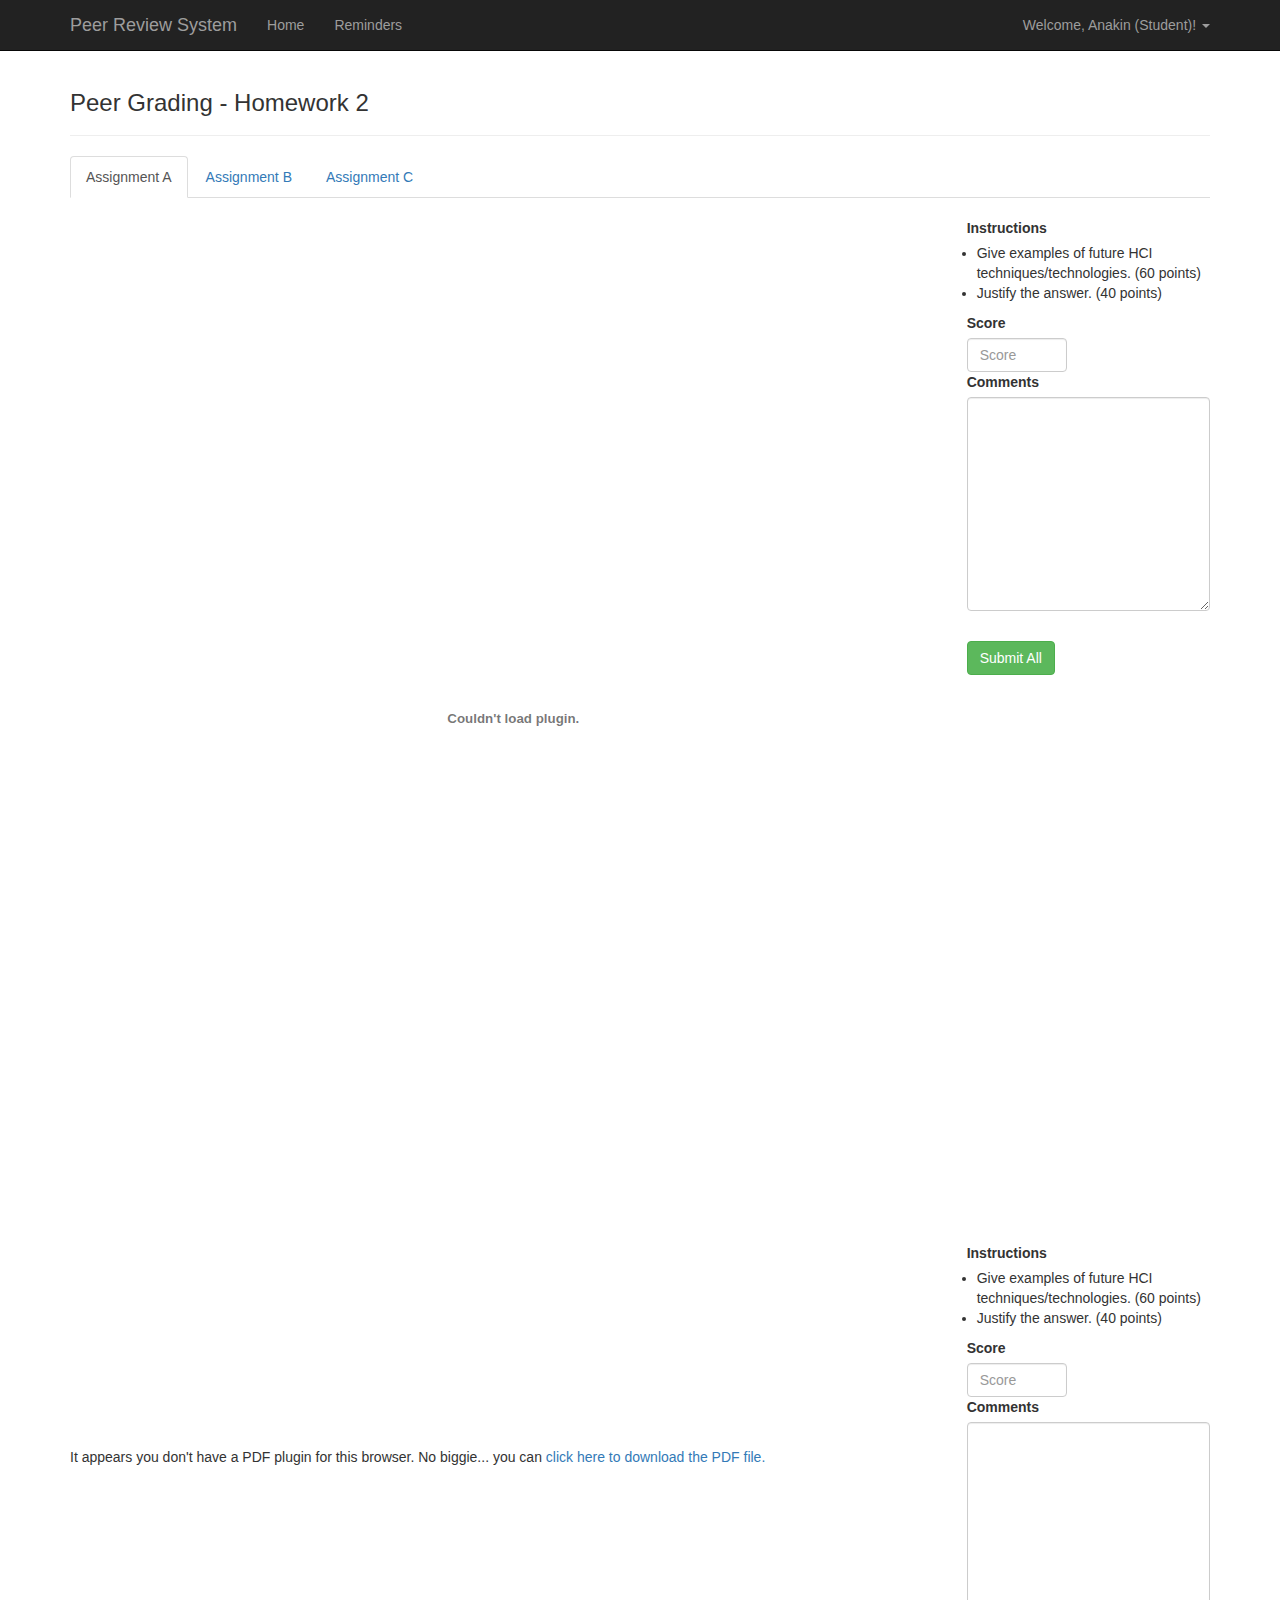
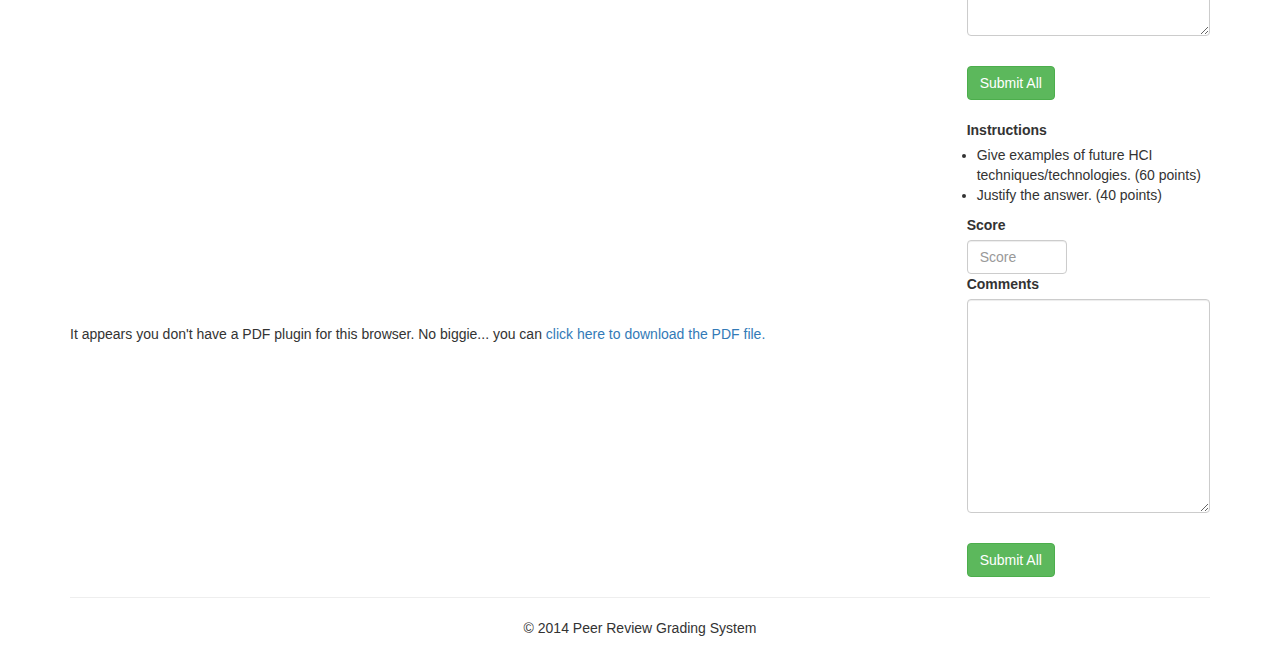
<file: student-view-assignment.html>
<!DOCTYPE html>
<html lang="en" style="overflow-y:scroll;">

<head>
  <meta charset="utf-8">
  <meta name="viewport" content="width=device-width, initial-scale=1.0">
  <meta name="description" content="">
  <meta name="author" content="">
  <link rel="shortcut icon" href="../../assets/ico/favicon.png">
  <title>
    Student Dashboard
  </title>
  <link href="https://netdna.bootstrapcdn.com/bootstrap/3.0.0/css/bootstrap.min.css"
  rel="stylesheet">
  <link href="css/student-dashboard.css" rel="stylesheet">
  <link href="css/share.css" rel="stylesheet">
  <link href="css/bootstrap-clockpicker.min.css" rel="stylesheet">
  <link href="css/datepicker.css" rel="stylesheet">
</head>

<body>
     <div class="modal fade" id="myReminder" tabindex="-1" role="dialog"
              aria-labelledby="myModalLabel" aria-hidden="true">
              <div class="modal-dialog">
                <div class="modal-content">
                  <div class="modal-header">
                    <button type="button" class="close" data-dismiss="modal">
                      <span aria-hidden="true">&times;</span><span class="sr-only">Close</span>
                    </button>
                    <h4 class="modal-title" id="myModalLabel">Reminder Settings</h4>
                  </div>
                  <div class="modal-body">
				  The reminders sent to your e-mail will make sure you will be informed if you have 
				  not submitted the assignments/peer grades when the deadline is approaching.
				  <br><br> Email: <input type="email" style="width:300px;display:inline-block" class="form-control" placeholder="Email address" required="" autofocus=""></input>
				  <div class="checkbox">
        <label>
          <input type="checkbox"> Remind me <b>2</b> hours before
        </label>
      </div>
	  
	  <div class="checkbox">
        <label>
          <input type="checkbox"> Remind me <b>1</b> day before
        </label>
      </div>
	  
	  <div class="checkbox">
        <label>
          <input type="checkbox"> Remind me <b>2</b> day before
        </label>
      </div>
	<!-- /input-group -->
				  </div>
				  
                  <div class="modal-footer">
                    <button type="button" class="btn btn-primary" data-dismiss="modal">Cancel</button>
					<button type="button" class="btn btn-primary" data-dismiss="modal">Save</button>
                  </div>
                </div>
              </div>
            </div>
  <div class="navbar navbar-inverse navbar-fixed-top">
    <div class="container">
      <div class="navbar-header">
        <button type="button" class="navbar-toggle" data-toggle="collapse" data-target=".navbar-collapse">
          <span class="icon-bar"></span>
          <span class="icon-bar"></span>
          <span class="icon-bar"></span>
        </button>
        <a class="navbar-brand" href="index.html" target="">Peer Review System</a>
      </div>
      <div class="collapse navbar-collapse">
        <ul class="nav navbar-nav">
          <li>
            <a href="student-dashboard.html">Home</a>
          </li>
          <li>
          </li>
          <li>
            <a href="#" data-toggle="modal"
                data-target="#myReminder">Reminders</a>
          </li>
        </ul>
            <ul class="nav navbar-nav navbar-right">
          <li class="dropdown">
            <a href="#" class="dropdown-toggle" data-toggle="dropdown" role="button" aria-expanded="false">Welcome, Anakin (Student)! <span class="caret"></span></a>
            <ul class="dropdown-menu" role="menu">
              <li><a href="#">My account</a></li>
              <li><a href="#">Help</a></li>
              <li class="divider"></li>
              <li><a href="index.html">Log out</a></li>
            </ul>
          </li>
        </ul>
      </div>
      <!--/.nav-collapse -->
    </div>
  </div>
  <div class="container">
    <div class="page-header">
      <h3>
        Peer Grading - Homework 2
      </h3>
    </div>
   <div class="bs-example">
    <ul class="nav nav-tabs">
        <li class="active"><a data-toggle="tab" href="#sectionA">Assignment A</a></li>
        <li><a data-toggle="tab" href="#sectionB">Assignment B</a></li>
         <li><a data-toggle="tab" href="#sectionC">Assignment C</a></li>
       
    </ul>
    <div class="tab-content" >
        <div id="sectionA" class="tab-pane fade in active" >
          <table width="100%">
            <tbody >
            <tr >
              <td width="70%" >
              <object data="myfile.pdf" type="application/pdf"  width = "100%" style="margin-top:20px" height="1000px">  
             </object>
      </td>
      <td width="20%" valign="top">
     
      <table style="margin-left:10px; margin-top:20px;">
          <tbody>
             <tr>
               <td><label style="float:left">Instructions</label></td>
            </tr>
            <td>
             <ul style="padding-left:10px">
              <li>Give examples of future HCI techniques/technologies. (60 points)</li>
                <li>Justify the answer. (40 points)</li>
             </ul>
          </td>
        </tr>
            <tr>
               <td><label style="float:left">Score</label></td>
            </tr>
            <tr>
              <td>
              <input type="number" class="form-control" style="width:100px; " placeholder="Score">
          </td>
            </tr>
            <tr>
              <td><label style="float:left">Comments</label></td>

              </tr><tr>
                <td>
                  <textarea class="form-control" rows="10"></textarea>
               
              </td>
            </tr>
            <tr><td>
             <button type="submit" class="btn btn-success btn-md" id="btn-submit" style="margin-top:30px">
            Submit All
          </button>
        </td></tr>
          
          </tbody>
        </table>
       
      </td>
    </tr>
    </tbody>
  </table>
          

        </div>

              <div id="sectionB" class="tab-pane fade in active" >
          <table width="100%">
            <tbody >
            <tr >
              <td width="70%" >
              <object data="myfile.pdf" type="application/pdf"  width = "100%" style="margin-top:20px" height="1000px">
 
           <p>It appears you don't have a PDF plugin for this browser.
           No biggie... you can <a href="myfile.pdf">click here to
             download the PDF file.</a></p>
  
        </object>
      </td>
      <td width="20%" valign="top">
     
      <table style="margin-left:10px; margin-top:20px;">
          <tbody>
                  <tr>
               <td><label style="float:left">Instructions</label></td>
            </tr>
            <td>
             <ul style="padding-left:10px">
              <li>Give examples of future HCI techniques/technologies. (60 points)</li>
                <li>Justify the answer. (40 points)</li>
             </ul>
          </td>
        </tr>
            <tr>
               <td><label style="float:left">Score</label></td>
            </tr>
            <tr>
              <td>
              <input type="number" class="form-control" style="width:100px; " placeholder="Score">
          </td>
            </tr>
            <tr>
              <td><label style="float:left">Comments</label></td>

              </tr><tr>
                <td>
                  <textarea class="form-control" rows="10"></textarea>
               
              </td>
            </tr>
               <tr><td>
             <button type="submit" class="btn btn-success btn-md" id="btn-submit" style="margin-top:30px">
            Submit All
          </button>
        </td></tr>
          
          </tbody>
        </table>
       
      </td>
    </tr>
    </tbody>
  </table>
          

        </div>

               <div id="sectionC" class="tab-pane fade in active" >
          <table width="100%">
            <tbody >
            <tr >
              <td width="70%" >
              <object data="myfile.pdf" type="application/pdf"  width = "100%" style="margin-top:20px" height="1000px">
 
           <p>It appears you don't have a PDF plugin for this browser.
           No biggie... you can <a href="myfile.pdf">click here to
             download the PDF file.</a></p>
  
        </object>
      </td>
      <td width="20%" valign="top">
     
      <table style="margin-left:10px; margin-top:20px;" >
          <tbody>
                  <tr>
               <td><label style="float:left">Instructions</label></td>
            </tr>
            <td>
             <ul style="padding-left:10px">
              <li>Give examples of future HCI techniques/technologies. (60 points)</li>
                <li>Justify the answer. (40 points)</li>
             </ul>
          </td>
        </tr>
            <tr>
               <td><label style="float:left">Score</label></td>
            </tr>
            <tr>
              <td>
              <input type="number" class="form-control" style="width:100px; " placeholder="Score">
          </td>
            </tr>
            <tr>
              <td><label style="float:left">Comments</label></td>

              </tr><tr>
                <td>
                  <textarea class="form-control" rows="10"></textarea>
               
              </td>
            </tr>
               <tr><td>
             <button type="submit" class="btn btn-success btn-md" id="btn-submit" style="margin-top:30px">
            Submit All
          </button>
        </td></tr>
          
          </tbody>
        </table>
       
      </td>
    </tr>
    </tbody>
  </table>
          

        </div>


  <!-- /.container -->
  <footer class="web-footer">
    <hr>
    <p class="text-center">
      © 2014 Peer Review Grading System
    </p>
  </footer>
  <script src="https://ajax.googleapis.com/ajax/libs/jquery/1.10.2/jquery.min.js"></script>
  <script src="https://netdna.bootstrapcdn.com/bootstrap/3.0.0/js/bootstrap.min.js"></script>
  <script src="js/student-dashboard.js"></script>
  <script src="js/bootstrap-clockpicker.min.js"></script>
  <script src="js/bootstrap-datepicker.js"></script>
</body>

</html>
</file>
<file: css/instructor-dashboard.css>
body {
  padding-top: 50px;
}
.starter-template {
  padding: 40px 15px;
}
#area-main-tools {
  padding-bottom: 20px;
}
#assignment-main-desc{
  margin-top: 5px;
  margin-bottom:0 !important;  
}
#assignment-main-desc td{
  border-top: none !important;
}
.assignment-body-desc{
  margin-bottom:0 !important;  
}
.assignment-body-desc td{
  border-top: none !important;
}
.assignment-timeline td{
  padding-left: 0 !important;
  padding-right: 0 !important;
}
.assignment-detail-label{
  width:200px !important;
}
.panel-heading{
  background-color: white !important;
  color: black !important;
  border-bottom-style: none !important;
  padding-bottom: 5px; 
}
.assignment-body{
  background-color: white;
  padding-top: 0;
}
#btn-new-assignment{
  float: right;
}

/*.btn.btn-primary.btn-lg.active{
  -moz-box-shadow: 0px 10px 14px -7px #276873;
  -webkit-box-shadow: 0px 10px 14px -7px #276873;
  box-shadow: 0px 10px 14px -7px #276873;
	background:-webkit-gradient(linear, left top, left bottom, color-stop(0.05, #599bb3), color-stop(1, #408c99));
	background:-moz-linear-gradient(top, #599bb3 5%, #408c99 100%);
	background:-webkit-linear-gradient(top, #599bb3 5%, #408c99 100%);
	background:-o-linear-gradient(top, #599bb3 5%, #408c99 100%);
	background:-ms-linear-gradient(top, #599bb3 5%, #408c99 100%);
	background:linear-gradient(to bottom, #599bb3 5%, #408c99 100%);
	filter:progid:DXImageTransform.Microsoft.gradient(startColorstr='#599bb3', endColorstr='#408c99',GradientType=0);
	background-color:#599bb3;
	-moz-border-radius:8px;
	-webkit-border-radius:8px;
	border-radius:8px;
	display:inline-block;
	cursor:pointer;
	color:#ffffff;
	font-family:arial;
	font-size:20px;
	font-weight:bold;
	padding:13px 32px;
	text-decoration:none;
	text-shadow:0px 1px 0px #3d768a;

}*/

/*.btn.btn-primary.btn-lg.active:hover
{
  background:-webkit-gradient(linear, left top, left bottom, color-stop(0.05, #408c99), color-stop(1, #599bb3));
  background:-moz-linear-gradient(top, #408c99 5%, #599bb3 100%);
	background:-webkit-linear-gradient(top, #408c99 5%, #599bb3 100%);
	background:-o-linear-gradient(top, #408c99 5%, #599bb3 100%);
	background:-ms-linear-gradient(top, #408c99 5%, #599bb3 100%);
	background:linear-gradient(to bottom, #408c99 5%, #599bb3 100%);
	filter:progid:DXImageTransform.Microsoft.gradient(startColorstr='#408c99', endColorstr='#599bb3',GradientType=0);
	background-color:#408c99;
}*/
/*.btn.small{
	background:red;
}
.btn.btn-red.small{
	background: green;
  padding-top: 0px;
  padding-left: 15px;
  padding-right: 15px;
}*/
.panel-top-bar{
  display: inline-block;
  width: 100%;
}
.panel-title{
  font-size: 1.6em;
  float: left;
  display: inline-block;
  width:50%;
}
.toggle-icon{
  float:left;
  display:block;
}
.assignment-title-form{
  float:left;
  display:block;
}
.panel-icon-group{
  float: right;
  display: inline-block;
}
span.glyphicon-pencil, span.glyphicon-download-alt, span.glyphicon-export{
  font-size: 1.6em !important;
}
span.toggle-icon{
  margin-right: 5px;
}
span.function-icon{
  margin-left: 15px;
}

/*.btn.btn-red.small {
	-moz-box-shadow:inset 0px 1px 0px 0px #caefab;
	-webkit-box-shadow:inset 0px 1px 0px 0px #caefab;
	box-shadow:inset 0px 1px 0px 0px #caefab;
	background:-webkit-gradient(linear, left top, left bottom, color-stop(0.05, #77d42a), color-stop(1, #5cb811));
	background:-moz-linear-gradient(top, #77d42a 5%, #5cb811 100%);
	background:-webkit-linear-gradient(top, #77d42a 5%, #5cb811 100%);
	background:-o-linear-gradient(top, #77d42a 5%, #5cb811 100%);
	background:-ms-linear-gradient(top, #77d42a 5%, #5cb811 100%);
	background:linear-gradient(to bottom, #77d42a 5%, #5cb811 100%);
	filter:progid:DXImageTransform.Microsoft.gradient(startColorstr='#77d42a', endColorstr='#5cb811',GradientType=0);
	background-color:#77d42a;
	-moz-border-radius:6px;
	-webkit-border-radius:6px;
	border-radius:6px;
	border:1px solid #268a16;
	display:inline-block;
	cursor:pointer;
	color:#306108;
	font-family:arial;
	font-size:15px;
	font-weight:bold;
	padding:6px 24px;
	text-decoration:none;
	text-shadow:0px 1px 0px #aade7c;
}
.btn.btn-red.small:hover {
	background:-webkit-gradient(linear, left top, left bottom, color-stop(0.05, #5cb811), color-stop(1, #77d42a));
	background:-moz-linear-gradient(top, #5cb811 5%, #77d42a 100%);
	background:-webkit-linear-gradient(top, #5cb811 5%, #77d42a 100%);
	background:-o-linear-gradient(top, #5cb811 5%, #77d42a 100%);
	background:-ms-linear-gradient(top, #5cb811 5%, #77d42a 100%);
	background:linear-gradient(to bottom, #5cb811 5%, #77d42a 100%);
	filter:progid:DXImageTransform.Microsoft.gradient(startColorstr='#5cb811', endColorstr='#77d42a',GradientType=0);
	background-color:#5cb811;
}
.btn.btn-red.small:active {
	position:relative;
	top:1px;
}
.btn.small {
	-moz-box-shadow:inset 0px 1px 0px 0px #f5978e;
	-webkit-box-shadow:inset 0px 1px 0px 0px #f5978e;
	box-shadow:inset 0px 1px 0px 0px #f5978e;
	background:-webkit-gradient(linear, left top, left bottom, color-stop(0.05, #f24537), color-stop(1, #c62d1f));
	background:-moz-linear-gradient(top, #f24537 5%, #c62d1f 100%);
	background:-webkit-linear-gradient(top, #f24537 5%, #c62d1f 100%);
	background:-o-linear-gradient(top, #f24537 5%, #c62d1f 100%);
	background:-ms-linear-gradient(top, #f24537 5%, #c62d1f 100%);
	background:linear-gradient(to bottom, #f24537 5%, #c62d1f 100%);
	filter:progid:DXImageTransform.Microsoft.gradient(startColorstr='#f24537', endColorstr='#c62d1f',GradientType=0);
	background-color:#f24537;
	-moz-border-radius:6px;
	-webkit-border-radius:6px;
	border-radius:6px;
	border:1px solid #d02718;
	display:inline-block;
	cursor:pointer;
	color:#800000;
	font-family:arial;
	font-size:15px;
	font-weight:bold;
	padding:6px 24px;
	text-decoration:none;
	text-shadow:0px 1px 0px #810e05;
}
.btn.small:hover {
	background:-webkit-gradient(linear, left top, left bottom, color-stop(0.05, #c62d1f), color-stop(1, #f24537));
	background:-moz-linear-gradient(top, #c62d1f 5%, #f24537 100%);
	background:-webkit-linear-gradient(top, #c62d1f 5%, #f24537 100%);
	background:-o-linear-gradient(top, #c62d1f 5%, #f24537 100%);
	background:-ms-linear-gradient(top, #c62d1f 5%, #f24537 100%);
	background:linear-gradient(to bottom, #c62d1f 5%, #f24537 100%);
	filter:progid:DXImageTransform.Microsoft.gradient(startColorstr='#c62d1f', endColorstr='#f24537',GradientType=0);
	background-color:#c62d1f;
}
.btn.small:active {
	position:relative;
	top:1px;
}*/
.submit-button-zone{
  margin-top: 30px;
}
</file>
<file: css/share.css>
.circleBase {
  border-radius: 50%; 
  behavior: url(PIE.htc);
  display: block;
  float: left;
}
.circleType1 {
    width: 20px;
    height: 20px;
    background: #ccc;
    border: 3px solid #000;
}
.circleType2 {
    width: 20px;
    height: 20px;
    background: #F38630;
    border: 3px solid #000;
}
.circleType3 {
    width: 20px;
    height: 20px;
    background: #2ecc71;
    border: 3px solid #000;
}
.lineBase{
  display: block;
  float: left;
}
.lineType1{
  width: calc((100% - 5px)/2);
  height: 8px;
  margin-top: 7px;
  margin-bottom: 7px;
  background-color: #ccc;
}
.lineType2{
  width: calc((100% - 5px)/2);
  height: 8px;
  margin-top: 7px;
  margin-bottom: 7px;
  background-color: #F38630;
}

.lineType3{
  width: calc((100% - 5px)/2);
  height: 8px;
  margin-top: 7px;
  margin-bottom: 7px;
  background-color: #2ecc71;
}

.black{
  color: #000000;
}
.grey{
  color:#ADADAD;
}

.assignment-timeline td{

  padding-bottom: 0px !important;
}

.timeline-description td{
  padding-top: 0px !important;
}
</file>
<file: css/instructor-new-assignment.css>
body {
  padding-top: 50px;
}
.starter-template {
  padding: 40px 15px;
}
#area-new-assignment {
  padding-bottom: 20px;
}
#assignment-new-area{
  margin-top:10px;
}
#assignment-new-area td{
  border-top: none !important;
}
.panel-heading{
  background-color: white !important;
  color: black !important;
}
.assignment-body{
  background-color: white;
}
#btn-discard{
  margin-right:20px;
}
</file>
<file: css/student-dashboard.css>
body {
  padding-top: 50px;
}
.starter-template {
  padding: 40px 15px;
}
#area-new-assignment {
  padding-bottom: 20px;
}
#assignment-main-desc{
  margin-top: 5px;
  margin-bottom:0 !important;  
}
#assignment-main-desc td{
  border-top: none !important;
}
.assignment-body-desc{
  margin-bottom:0 !important;  
}
.assignment-body-desc td{
  border-top: none !important;
}
.assignment-detail-label{
  width:200px !important;
}

.assignment-timeline td{
  padding-left: 0 !important;
  padding-right: 0 !important;
}
.panel-heading{
  background-color: white !important;
  color: black !important;
  border-bottom-style: none !important;
  padding-bottom: 5px; 
}
.assignment-body{
  background-color: white;
  padding-top: 0;
}
.btn.btn-primary.btn-lg.active{
  -moz-box-shadow: 0px 10px 14px -7px #276873;
  -webkit-box-shadow: 0px 10px 14px -7px #276873;
  box-shadow: 0px 10px 14px -7px #276873;
	background:-webkit-gradient(linear, left top, left bottom, color-stop(0.05, #599bb3), color-stop(1, #408c99));
	background:-moz-linear-gradient(top, #599bb3 5%, #408c99 100%);
	background:-webkit-linear-gradient(top, #599bb3 5%, #408c99 100%);
	background:-o-linear-gradient(top, #599bb3 5%, #408c99 100%);
	background:-ms-linear-gradient(top, #599bb3 5%, #408c99 100%);
	background:linear-gradient(to bottom, #599bb3 5%, #408c99 100%);
	filter:progid:DXImageTransform.Microsoft.gradient(startColorstr='#599bb3', endColorstr='#408c99',GradientType=0);
	background-color:#599bb3;
	-moz-border-radius:8px;
	-webkit-border-radius:8px;
	border-radius:8px;
	display:inline-block;
	cursor:pointer;
	color:#ffffff;
	font-family:arial;
	font-size:20px;
	font-weight:bold;
	padding:13px 32px;
	text-decoration:none;
	text-shadow:0px 1px 0px #3d768a;

}

.btn.btn-primary.btn-lg.active:hover
{
  background:-webkit-gradient(linear, left top, left bottom, color-stop(0.05, #408c99), color-stop(1, #599bb3));
  background:-moz-linear-gradient(top, #408c99 5%, #599bb3 100%);
	background:-webkit-linear-gradient(top, #408c99 5%, #599bb3 100%);
	background:-o-linear-gradient(top, #408c99 5%, #599bb3 100%);
	background:-ms-linear-gradient(top, #408c99 5%, #599bb3 100%);
	background:linear-gradient(to bottom, #408c99 5%, #599bb3 100%);
	filter:progid:DXImageTransform.Microsoft.gradient(startColorstr='#408c99', endColorstr='#599bb3',GradientType=0);
	background-color:#408c99;
}
.btn.small{
	background:red;
}
.btn.btn-red.small{
	background: green;
  padding-top: 0px;
  padding-left: 15px;
  padding-right: 15px;
}
.panel-top-bar{
  display: inline-block;
  width: 100%;
}
.panel-title{
  font-size: 1.6em;
  float: left;
  display: inline-block;
}
.panel-icon-group{
  float: right;
  display: inline-block;
}
span.glyphicon-pencil, span.glyphicon-download-alt, span.glyphicon-export{
  font-size: 1.6em !important;
}
span.toggle-icon{
  margin-right: 5px;
}
span.function-icon{
  margin-left: 15px;
}
.toggle-icon{
  cursor: pointer;
}
</file>
<file: css/datepicker.css>
/*!
 * Datepicker for Bootstrap
 *
 * Copyright 2012 Stefan Petre
 * Licensed under the Apache License v2.0
 * http://www.apache.org/licenses/LICENSE-2.0
 *
 */
.datepicker {
  top: 0;
  left: 0;
  padding: 4px;
  margin-top: 1px;
  -webkit-border-radius: 4px;
  -moz-border-radius: 4px;
  border-radius: 4px;
  /*.dow {
    border-top: 1px solid #ddd !important;
  }*/

}
.datepicker:before {
  content: '';
  display: inline-block;
  border-left: 7px solid transparent;
  border-right: 7px solid transparent;
  border-bottom: 7px solid #ccc;
  border-bottom-color: rgba(0, 0, 0, 0.2);
  position: absolute;
  top: -7px;
  left: 6px;
}
.datepicker:after {
  content: '';
  display: inline-block;
  border-left: 6px solid transparent;
  border-right: 6px solid transparent;
  border-bottom: 6px solid #ffffff;
  position: absolute;
  top: -6px;
  left: 7px;
}
.datepicker > div {
  display: none;
}
.datepicker table {
  width: 100%;
  margin: 0;
}
.datepicker td,
.datepicker th {
  text-align: center;
  width: 20px;
  height: 20px;
  -webkit-border-radius: 4px;
  -moz-border-radius: 4px;
  border-radius: 4px;
}
.datepicker td.day:hover {
  background: #eeeeee;
  cursor: pointer;
}
.datepicker td.day.disabled {
  color: #eeeeee;
}
.datepicker td.old,
.datepicker td.new {
  color: #999999;
}
.datepicker td.active,
.datepicker td.active:hover {
  color: #ffffff;
  background-color: #006dcc;
  background-image: -moz-linear-gradient(top, #0088cc, #0044cc);
  background-image: -webkit-gradient(linear, 0 0, 0 100%, from(#0088cc), to(#0044cc));
  background-image: -webkit-linear-gradient(top, #0088cc, #0044cc);
  background-image: -o-linear-gradient(top, #0088cc, #0044cc);
  background-image: linear-gradient(to bottom, #0088cc, #0044cc);
  background-repeat: repeat-x;
  filter: progid:DXImageTransform.Microsoft.gradient(startColorstr='#ff0088cc', endColorstr='#ff0044cc', GradientType=0);
  border-color: #0044cc #0044cc #002a80;
  border-color: rgba(0, 0, 0, 0.1) rgba(0, 0, 0, 0.1) rgba(0, 0, 0, 0.25);
  *background-color: #0044cc;
  /* Darken IE7 buttons by default so they stand out more given they won't have borders */

  filter: progid:DXImageTransform.Microsoft.gradient(enabled = false);
  color: #fff;
  text-shadow: 0 -1px 0 rgba(0, 0, 0, 0.25);
}
.datepicker td.active:hover,
.datepicker td.active:hover:hover,
.datepicker td.active:focus,
.datepicker td.active:hover:focus,
.datepicker td.active:active,
.datepicker td.active:hover:active,
.datepicker td.active.active,
.datepicker td.active:hover.active,
.datepicker td.active.disabled,
.datepicker td.active:hover.disabled,
.datepicker td.active[disabled],
.datepicker td.active:hover[disabled] {
  color: #ffffff;
  background-color: #0044cc;
  *background-color: #003bb3;
}
.datepicker td.active:active,
.datepicker td.active:hover:active,
.datepicker td.active.active,
.datepicker td.active:hover.active {
  background-color: #003399 \9;
}
.datepicker td span {
  display: block;
  width: 47px;
  height: 54px;
  line-height: 54px;
  float: left;
  margin: 2px;
  cursor: pointer;
  -webkit-border-radius: 4px;
  -moz-border-radius: 4px;
  border-radius: 4px;
}
.datepicker td span:hover {
  background: #eeeeee;
}
.datepicker td span.active {
  color: #ffffff;
  background-color: #006dcc;
  background-image: -moz-linear-gradient(top, #0088cc, #0044cc);
  background-image: -webkit-gradient(linear, 0 0, 0 100%, from(#0088cc), to(#0044cc));
  background-image: -webkit-linear-gradient(top, #0088cc, #0044cc);
  background-image: -o-linear-gradient(top, #0088cc, #0044cc);
  background-image: linear-gradient(to bottom, #0088cc, #0044cc);
  background-repeat: repeat-x;
  filter: progid:DXImageTransform.Microsoft.gradient(startColorstr='#ff0088cc', endColorstr='#ff0044cc', GradientType=0);
  border-color: #0044cc #0044cc #002a80;
  border-color: rgba(0, 0, 0, 0.1) rgba(0, 0, 0, 0.1) rgba(0, 0, 0, 0.25);
  *background-color: #0044cc;
  /* Darken IE7 buttons by default so they stand out more given they won't have borders */

  filter: progid:DXImageTransform.Microsoft.gradient(enabled = false);
  color: #fff;
  text-shadow: 0 -1px 0 rgba(0, 0, 0, 0.25);
}
.datepicker td span.active:hover,
.datepicker td span.active:focus,
.datepicker td span.active:active,
.datepicker td span.active.active,
.datepicker td span.active.disabled,
.datepicker td span.active[disabled] {
  color: #ffffff;
  background-color: #0044cc;
  *background-color: #003bb3;
}
.datepicker td span.active:active,
.datepicker td span.active.active {
  background-color: #003399 \9;
}
.datepicker td span.old {
  color: #999999;
}
.datepicker th.switch {
  width: 145px;
}
.datepicker th.next,
.datepicker th.prev {
  font-size: 21px;
}
.datepicker thead tr:first-child th {
  cursor: pointer;
}
.datepicker thead tr:first-child th:hover {
  background: #eeeeee;
}
.input-append.date .add-on i,
.input-prepend.date .add-on i {
  display: block;
  cursor: pointer;
  width: 16px;
  height: 16px;
}
</file>
